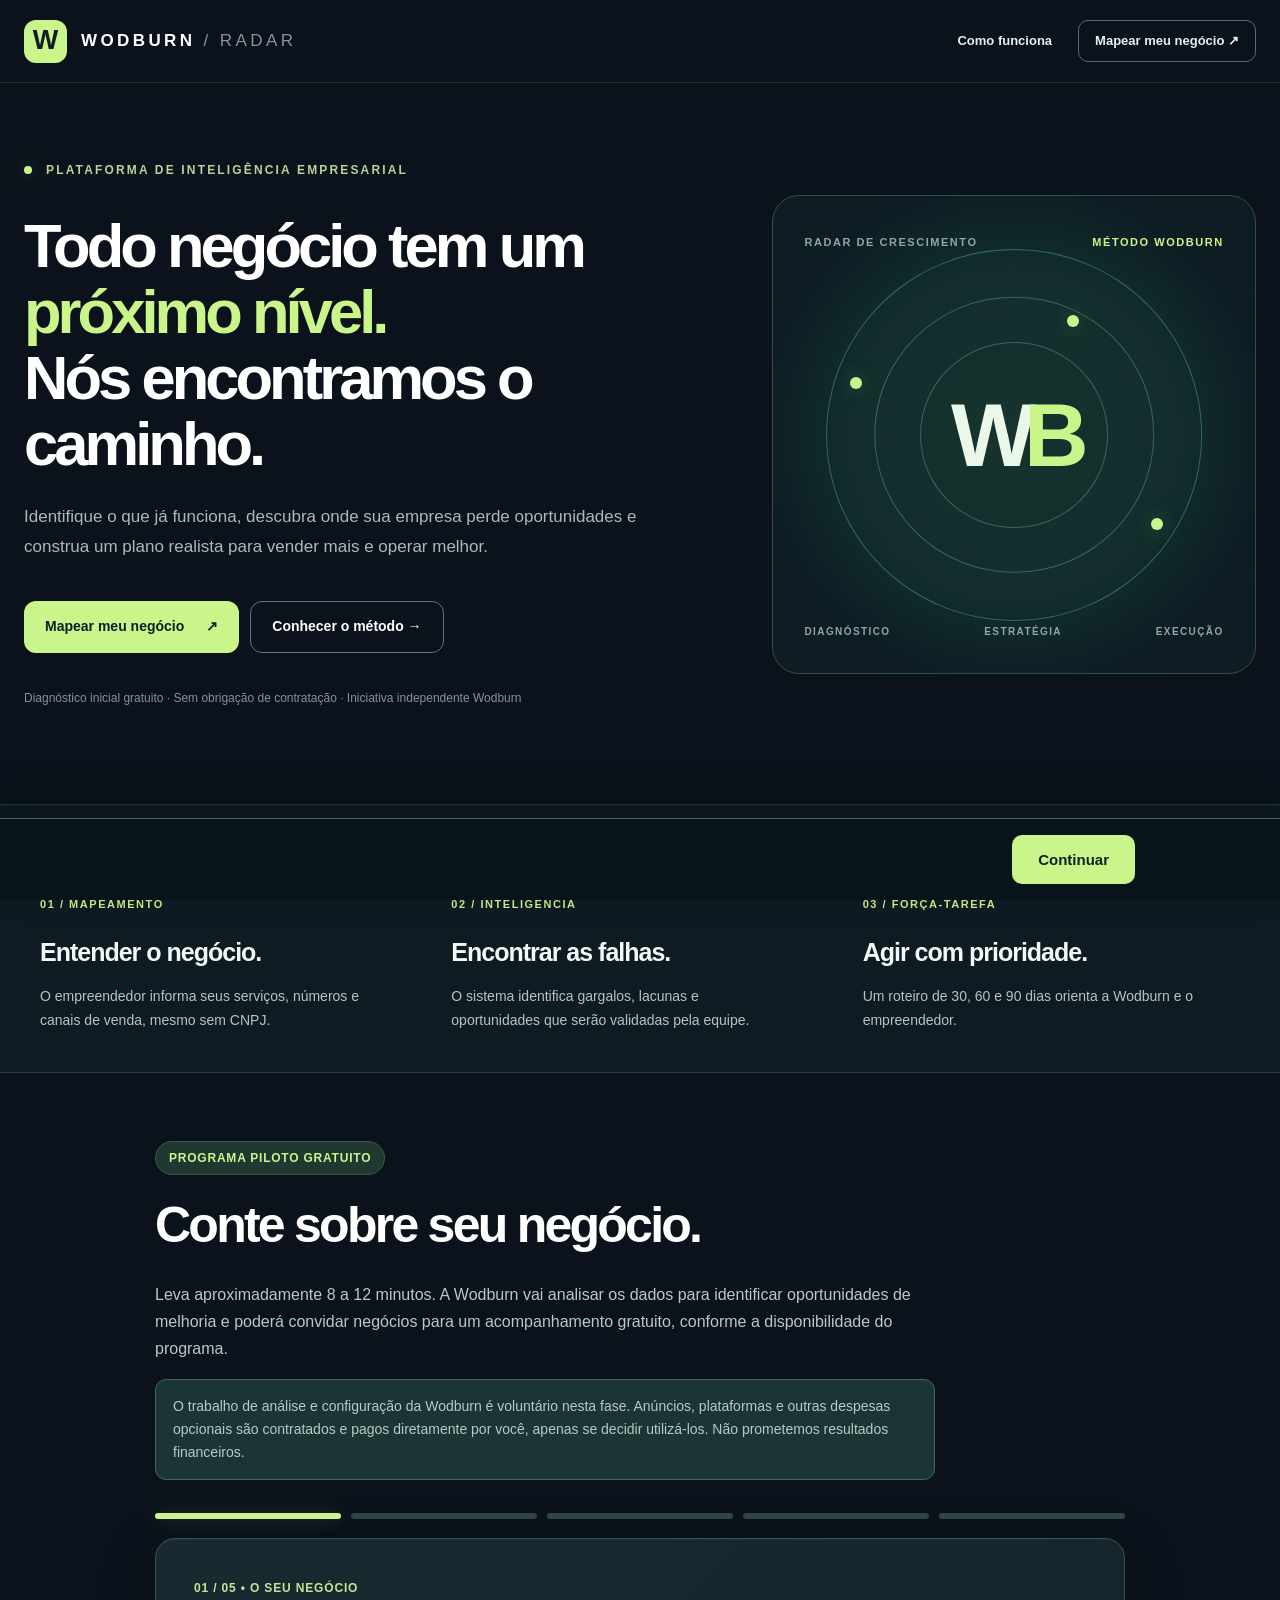
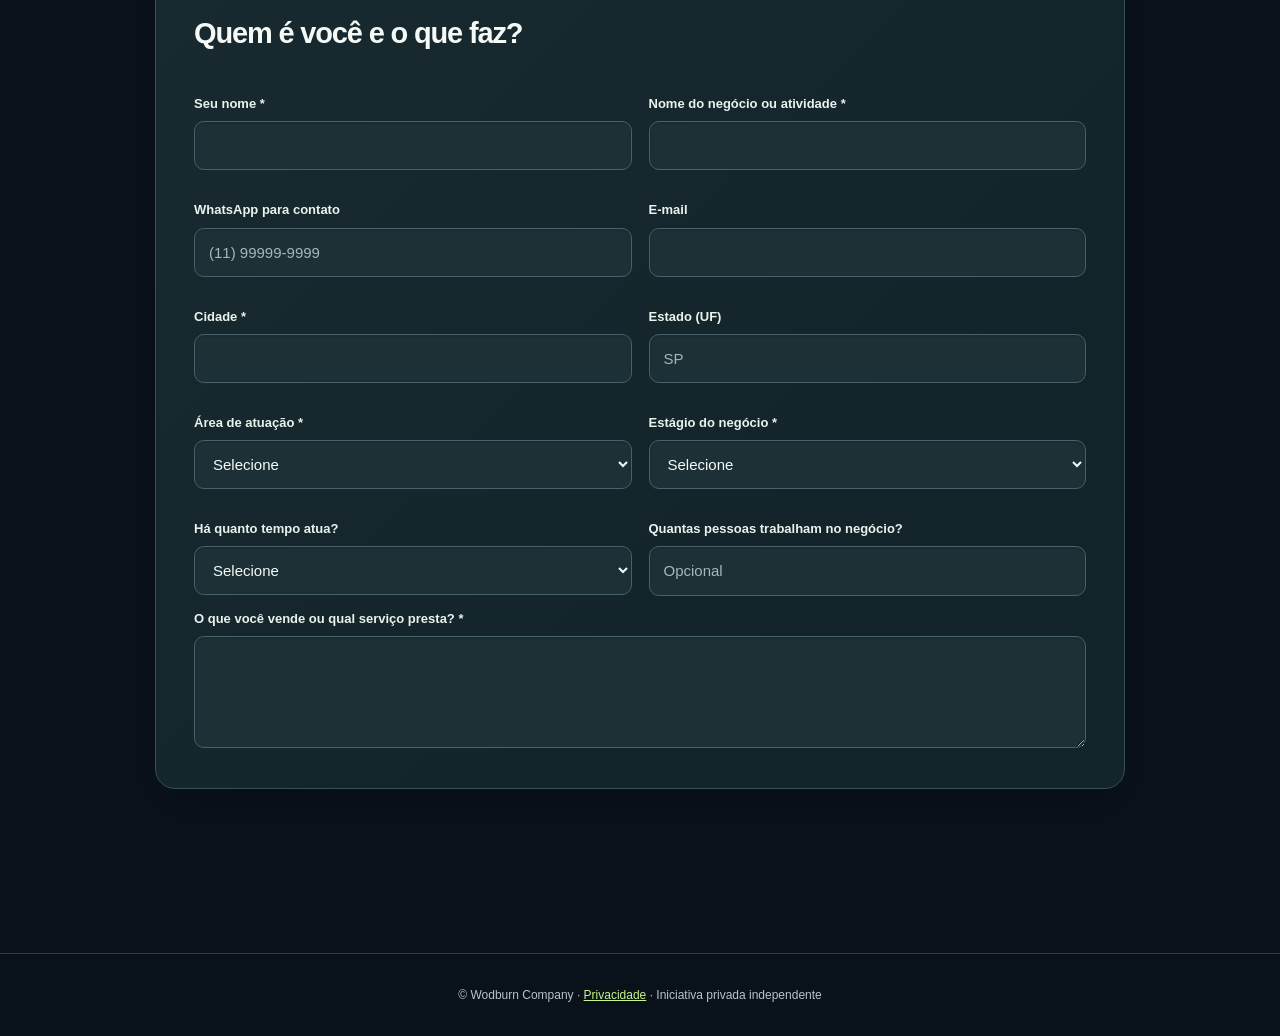
<file: index.html>
<!doctype html><html lang="pt-BR"><head><meta charset="utf-8"><meta name="viewport" content="width=device-width,initial-scale=1"><meta name="theme-color" content="#092b28"><meta name="description" content="Wodburn Radar: diagnóstico empresarial gratuito e inscrição no programa piloto voluntário de melhorias para pequenos negócios."><meta property="og:type" content="website"><meta property="og:locale" content="pt_BR"><meta property="og:site_name" content="Wodburn Radar"><meta property="og:title" content="Wodburn Radar — Vamos encontrar o próximo nível do seu negócio"><meta property="og:description" content="Mapeie seu negócio gratuitamente. Conheça oportunidades de melhorias e inscreva-se para possível acompanhamento voluntário da Wodburn."><meta property="og:url" content="https://radar.wodburn.com.br/"><meta name="twitter:card" content="summary"><meta name="robots" content="noindex,nofollow"><title>Wodburn Radar — Diagnóstico de Negócios</title><style>*{box-sizing:border-box}body{margin:0;background:#f4f5f4;color:#0c1822;font:15px/1.55 Arial,sans-serif}header{padding:23px max(20px,calc((100vw - 1050px)/2));background:#08141b;color:#fff;display:flex;justify-content:space-between;align-items:center;gap:14px}header b{letter-spacing:3px}header small{color:#c2f484}a{color:inherit}main{max-width:1050px;margin:44px auto;padding:0 20px}.hero{max-width:720px}h1{font-size:clamp(32px,5vw,54px);letter-spacing:-2px;line-height:1.06;margin:0 0 15px}h2{font-size:24px;margin-top:8px;letter-spacing:-.7px}p{color:#596772}.hero p{font-size:18px}.panel{background:white;border:1px solid #e0e7e6;border-radius:18px;padding:25px;margin:22px 0;box-shadow:0 7px 30px #06121c08}.grid{display:grid;grid-template-columns:repeat(2,1fr);gap:17px}label{display:block;font-weight:700;margin:13px 0 5px;font-size:13px}input,select,textarea{display:block;width:100%;padding:12px;border:1px solid #cdd8dc;border-radius:10px;background:white;color:#0c1822;font:inherit;min-height:46px}textarea{min-height:90px;resize:vertical}.checks{display:grid;grid-template-columns:repeat(2,1fr);gap:8px}.checks label,.consent label{display:flex;align-items:flex-start;gap:8px;margin:8px 0;font-weight:400}.checks input,.consent input{width:auto;min-height:0;margin:5px 0}.cap{display:grid;grid-template-columns:1fr auto;align-items:center;gap:12px;padding:7px 0;border-bottom:1px solid #e9eeee}.cap select{width:165px}.subtle{font-size:12px;color:#77828a}.btn{border:0;background:#c9f58b;color:#071417;border-radius:10px;padding:14px 22px;font-weight:800;cursor:pointer;font:inherit}.btn.dark{background:#0d2430;color:#fff}.btn:disabled{opacity:.55;cursor:not-allowed}.row{display:flex;justify-content:space-between;gap:16px;align-items:center}.steps{display:flex;gap:7px;margin:22px 0}.steps span{height:5px;background:#d6dedc;flex:1;border-radius:12px}.steps .on{background:#6baf36}.hide{display:none}.alert{padding:12px 16px;background:#faebde;border-radius:10px;margin-top:15px}.ok{background:#e2f5cf}.pill{display:inline-block;background:#e4ebeb;border-radius:40px;padding:3px 10px;font-size:12px}.metrics{display:grid;grid-template-columns:repeat(4,1fr);gap:12px}.metric{border:1px solid #e3e9e7;border-radius:12px;padding:16px;background:#fff}.metric strong{display:block;font-size:28px}table{width:100%;border-collapse:collapse}th,td{padding:12px 8px;border-bottom:1px solid #e3e9e7;text-align:left;font-size:13px}tr{cursor:pointer}th{color:#65717b}footer{text-align:center;color:#77828a;padding:30px 12px;font-size:12px}@media(max-width:700px){.grid,.checks,.metrics{grid-template-columns:1fr}.cap{grid-template-columns:1fr}.cap select{width:100%}header{padding:17px 20px}.panel{padding:18px}}
/* AgencyWB refinement */
body{background:#f1f5f3;color:#09211d;font-family:Inter,-apple-system,BlinkMacSystemFont,"Segoe UI",Arial,sans-serif}header{background:#092b28}header b{letter-spacing:.19em}.panel{box-shadow:0 12px 36px rgba(9,42,29,.045);border-color:#dbe8e1}input:focus,textarea:focus,select:focus{outline:2px solid #84b766;outline-offset:1px}.btn{background:#bfea8a;font-weight:800}.btn.dark{background:#103c34}.btn:hover{filter:brightness(.95)}.hero p{color:#566b62}@media(max-width:700px){header{padding:19px 18px}main{margin-top:25px}.hero p{font-size:16px}.panel{padding:20px}h1{letter-spacing:-1.5px}}

/* Public-facing premium Wodburn Radar landing */
html{scroll-behavior:smooth}body{background:#f4f6f5}.wb-header{max-width:none;min-height:83px;background:#0b121b;display:flex;align-items:center;justify-content:space-between;padding:15px max(24px,calc((100vw - 1250px)/2));border-bottom:1px solid #253035;gap:20px}.wb-brand{display:flex;align-items:center;gap:14px;color:white;text-decoration:none;font-size:17px;letter-spacing:.2em;font-weight:800;white-space:nowrap}.wb-logo{background:#c9f58b;color:#111d22;border-radius:12px;width:43px;height:43px;display:grid;place-items:center;font-size:27px;letter-spacing:0}.wb-brand-slash{color:#89939b;font-weight:400}.wb-nav{display:flex;align-items:center;gap:26px}.wb-nav a{color:#e8eeee;text-decoration:none;font-size:13px;font-weight:650}.wb-nav .wb-nav-cta{padding:10px 16px;border:1px solid #5e6971;border-radius:10px}.wb-hero{background:#0b121b;color:white;overflow:hidden}.wb-hero-inner{width:min(1250px,calc(100% - 48px));margin:auto;display:grid;grid-template-columns:1.18fr .82fr;align-items:center;gap:52px;padding:78px 0 96px}.wb-kicker{color:#b3d59b;font-size:12px;letter-spacing:.18em;font-weight:800;display:flex;align-items:center;gap:14px}.wb-dot{width:8px;height:8px;border-radius:100%;background:#c9f58b;box-shadow:0 0 18px #c9f58b55}.wb-hero-copy h1{color:#fff;font-size:clamp(43px,4.8vw,76px);letter-spacing:-.064em;line-height:1.075;font-weight:790;max-width:760px;margin:33px 0 25px}.wb-hero-copy h1 em{color:#c9f58b;font-style:normal}.wb-hero-copy p{color:#adb8bd;line-height:1.8;font-size:17px;max-width:650px}.wb-actions{display:flex;flex-wrap:wrap;gap:11px;margin:38px 0 32px}.wb-actions a{min-height:52px;padding:13px 21px;border-radius:12px;text-decoration:none;font-size:14px;font-weight:750;display:inline-flex;align-items:center;justify-content:space-between;gap:22px;transition:transform .15s}.wb-actions a:hover{transform:translateY(-2px)}.wb-primary{background:#c9f58b;color:#0e1e20}.wb-outline{border:1px solid #607179;color:white}.wb-hero-copy>small{font-size:12px;color:#80939e;line-height:1.7}.wb-radar-wrap{min-width:0}.wb-radar{position:relative;aspect-ratio:1.01;border:1px solid #31504b;border-radius:27px;background:radial-gradient(circle at center,#17332f 0%,#122d2c 50%,#0d1c24 75%,#101b22 100%);overflow:hidden}.wb-radar-top,.wb-radar-bottom{position:absolute;display:flex;align-items:center;justify-content:space-between;left:6.5%;right:6.5%;color:#8da7a5;font-size:11px;letter-spacing:.14em;font-weight:800;z-index:3}.wb-radar-top{top:8%}.wb-radar-top span:last-child{color:#c9f58b}.wb-radar-bottom{bottom:7%;gap:7px;font-size:10px}.wb-ring{position:absolute;border-radius:50%;border:1px solid #33695b;top:50%;left:50%;transform:translate(-50%,-50%)}.wb-ring-a{width:78%;height:78%}.wb-ring-b{width:58%;height:58%}.wb-ring-c{width:39%;height:39%}.wb-radar-center{position:absolute;top:50%;left:50%;transform:translate(-50%,-50%);font-size:clamp(60px,7vw,115px);font-weight:850;letter-spacing:-.13em;color:#ebf8e9}.wb-radar-center span{color:#c9f58b}.wb-point{width:12px;height:12px;border-radius:50%;background:#c9f58b;box-shadow:0 0 20px #aef57b44;position:absolute;z-index:2}.wb-point-a{left:16%;top:38%}.wb-point-b{left:61%;top:25%}.wb-point-c{right:19%;bottom:30%}.wb-steps{background:#f4f6f5}.wb-steps-inner{width:min(1200px,calc(100% - 48px));margin:auto;display:grid;grid-template-columns:repeat(3,minmax(0,1fr));gap:34px;padding:66px 0 25px}.wb-steps article{padding-top:18px;border-top:2px solid #cfd9d7}.wb-steps article small{letter-spacing:.14em;font-size:11px;color:#687982;font-weight:800}.wb-steps article h3{font-size:25px;letter-spacing:-.04em;margin:18px 0 12px;color:#10202a}.wb-steps article p{font-size:14px;line-height:1.7;max-width:340px}main#formulario{width:min(100%,1010px);max-width:1010px;margin:45px auto 0;padding:0 20px 50px;scroll-margin-top:20px}.wb-form-heading{max-width:840px}.wb-form-heading h2{font-size:clamp(32px,4.2vw,50px);letter-spacing:-.055em;margin:12px 0 15px}.wb-form-heading p{font-size:16px;line-height:1.7}.panel{border-color:#dae4df;box-shadow:0 10px 30px #18342a09}.btn{background:#c9f58b}.btn.dark{background:#102b2d}.btn:hover{filter:brightness(.97)}footer{background:#0b121b;color:#9ba7af;padding:32px 24px;text-align:center}footer a{color:#b5d2ad}a:focus-visible,button:focus-visible,input:focus-visible,select:focus-visible,textarea:focus-visible{outline:3px solid #66a846;outline-offset:3px}@media(max-width:1000px){.wb-hero-inner{grid-template-columns:1fr;padding:56px 0 75px;gap:50px}.wb-radar-wrap{max-width:570px}.wb-hero-copy h1{font-size:clamp(42px,7vw,70px)}.wb-steps-inner{gap:18px}.wb-steps article h3{font-size:22px}}@media(max-width:700px){.wb-header{min-height:72px;padding:12px 18px}.wb-brand{font-size:13px;letter-spacing:.15em}.wb-logo{width:36px;height:36px;font-size:24px}.wb-nav{gap:0}.wb-nav>a:first-child{display:none}.wb-nav .wb-nav-cta{font-size:11px;padding:9px 10px;white-space:nowrap}.wb-hero-inner{width:calc(100% - 40px);padding:60px 0 58px}.wb-kicker{font-size:10px;letter-spacing:.12em}.wb-hero-copy h1{font-size:clamp(39px,9.2vw,58px);line-height:1.08;letter-spacing:-.055em;margin:26px 0}.wb-hero-copy p{font-size:15px;line-height:1.65}.wb-actions{margin:30px 0}.wb-actions a{width:100%;font-size:14px}.wb-radar-wrap{max-width:100%}.wb-radar-top,.wb-radar-bottom{font-size:9px}.wb-radar-center{font-size:clamp(75px,20vw,120px)}.wb-steps-inner{grid-template-columns:1fr;gap:22px;padding:48px 0 10px}.wb-steps article{padding-top:16px}.wb-steps article h3{font-size:24px;margin:14px 0 8px}.wb-steps article p{font-size:14px}main#formulario{margin:30px auto 0;padding:0 13px 34px}.wb-form-heading{padding:0 6px}.wb-form-heading h2{font-size:36px}.wb-form-heading p{font-size:15px}.grid{grid-template-columns:1fr}.checks{grid-template-columns:1fr}.panel{padding:18px}.wb-brand-slash{letter-spacing:.05em}}

/* WODBURN RADAR — formulário premium dark / contraste elevado (v2) */
:root{color-scheme:dark;--wr-bg:#0b121b;--wr-panel:#15242b;--wr-control:#1c3035;--wr-line:#345057;--wr-accent:#c9f58b;--wr-text:#f5faf7;--wr-muted:#b3c5c6}
body{background:var(--wr-bg);color:var(--wr-text)}
.wb-steps{background:#0f1b23;border-top:1px solid #233b3f;border-bottom:1px solid #233b3f}
.wb-steps article{border-top-color:#36534c}
.wb-steps article small{color:#c9f58b}
.wb-steps article h3{color:#f2f8f5}
.wb-steps article p{color:#b4c4c6}
main#formulario{background:transparent;padding-top:23px;padding-bottom:95px}
main#formulario .wb-form-heading{max-width:780px}
main#formulario .wb-form-heading h2{color:#fff;font-weight:790}
main#formulario .wb-form-heading p{color:#b9c9c7}
main#formulario .pill{background:#203831;color:#c9f58b;border:1px solid #385b47;letter-spacing:.065em;padding:7px 13px;font-weight:750}
main#formulario #f>.steps{margin:33px 0 19px;gap:10px}
main#formulario .steps span{height:6px;background:#304448;border-radius:40px;transition:background-color .2s}
main#formulario .steps span.on{background:var(--wr-accent);box-shadow:0 0 18px #c9f58b33}
main#formulario .panel{background:linear-gradient(135deg,#182a30 0%,#13232a 74%,#14242b 100%);color:var(--wr-text);border:1px solid #355057;border-radius:20px;padding:36px 38px 40px;box-shadow:0 15px 55px #0000003d,inset 0 1px 0 #ffffff0a;margin:0 0 19px}
main#formulario .panel>small{color:#bde994;display:inline-block;font-size:12px;letter-spacing:.07em;font-weight:750}
main#formulario .panel h2{color:#f5faf6;font-size:clamp(23px,3vw,29px);letter-spacing:-.04em;margin:13px 0 25px;font-weight:775}
main#formulario .panel p,main#formulario .panel .subtle{color:#b6c8c6;line-height:1.7}
main#formulario .panel label{color:#e9f3ed;font-size:13px;font-weight:690;margin:13px 0 7px}
main#formulario input:not([type=checkbox]),main#formulario select,main#formulario textarea{background:var(--wr-control);color:#f7fbf9;border:1px solid #496168;border-radius:10px;min-height:49px;padding:12px 14px;box-shadow:inset 0 1px 2px #0712142c}
main#formulario textarea{min-height:112px}
main#formulario input::placeholder,main#formulario textarea::placeholder{color:#a3b8ba;opacity:1}
main#formulario input:focus,main#formulario select:focus,main#formulario textarea:focus{outline:none;border-color:#c9f58b;box-shadow:0 0 0 3px #c9f58b26}
main#formulario input[type=checkbox]{accent-color:#c9f58b;background:#24393e;width:17px;height:17px;margin:3px 0 0;flex-shrink:0}
main#formulario select option{background:#1c3035;color:#fff}
main#formulario .cap{border-bottom:1px solid #344b52;padding:12px 0;gap:15px;color:#eaf3ef}
main#formulario .cap span{color:#eaf3ef;font-weight:600}
main#formulario .cap select{max-width:245px;width:100%}
main#formulario .checks{gap:10px;margin-top:15px}
main#formulario .checks label{background:#1d3339;padding:11px 13px;border:1px solid #3e5558;border-radius:11px;display:flex;align-items:center;margin:0;color:#e9f1ef;cursor:pointer;font-weight:550}
main#formulario .checks label:has(input:checked){border-color:#a9e581;background:#274634}
main#formulario .consent{border-top:1px solid #345057;padding-top:16px;margin-top:18px}
main#formulario .consent label{font-weight:520;color:#d2dfdc}
main#formulario .consent a{color:#c9f58b;text-decoration:underline;text-underline-offset:3px}
main#formulario .row{padding-top:10px}
main#formulario .btn{min-height:51px;padding:13px 26px;font-weight:800;box-shadow:0 8px 26px #060c1033}
main#formulario .btn:not(.dark){background:#c9f58b;color:#10221e}
main#formulario .btn.dark{background:#23383d;color:#f3faf6;border:1px solid #5d7374}
main#formulario .btn:focus-visible{outline:3px solid #c9f58b;outline-offset:3px}
main#formulario .alert{background:#402f27;color:#ffe7cf;border:1px solid #d29a70;border-radius:12px}
main#formulario .ok{background:#22442f;color:#e7fae8;border:1px solid #4b8b5a}
footer{border-top:1px solid #2b3e43;background:#09121a;color:#b6c5c8}
footer a{color:#c9f58b}
@media(max-width:700px){
 main#formulario{padding-top:10px;padding-bottom:64px}
 main#formulario .panel{padding:23px 19px 29px;border-radius:17px}
 main#formulario .panel h2{margin-bottom:18px;font-size:24px}
 main#formulario .grid{gap:8px}
 main#formulario .cap{grid-template-columns:1fr;gap:8px}
 main#formulario .cap select{max-width:none}
 main#formulario .checks{grid-template-columns:1fr 1fr;gap:9px}
 main#formulario .checks label{padding:10px;font-size:12px}
 main#formulario .row{gap:10px}
 main#formulario .btn{padding:12px 17px}
}
@media(max-width:385px){
 main#formulario .checks{grid-template-columns:1fr}
 main#formulario .row .btn{padding:12px;font-size:13px}
}

.wb-enhanced{border:1px solid #38555a;border-radius:15px;background:#12242aa8;padding:22px;margin:25px 0 7px}.wb-enhanced h3{font-size:19px;color:#c9f58b;margin:0 0 13px}.wb-enhanced label{margin:14px 0 6px}.wb-enhanced .checks{margin:14px 0}.wb-enhanced .checks label{margin:0}.wb-niche{border-top:1px solid #38555a;margin:20px 0 0;padding-top:16px}#formulario .wb-enhanced select{max-width:100%;width:100%}@media(max-width:700px){.wb-enhanced{padding:16px 13px}.wb-enhanced h3{font-size:17px}.wb-enhanced .checks{grid-template-columns:1fr}}
#formulario #steps{scroll-margin-top:18px}#formulario .panel h2:focus{outline:none}
/* Navegacao visivel em todas as etapas, inclusive formularios longos no celular */
#formulario #f>.row{
  position:fixed;
  z-index:100;
  bottom:0;
  left:0;
  right:0;
  min-height:82px;
  margin:0;
  padding:12px max(20px,calc((100vw - 990px)/2)) calc(12px + env(safe-area-inset-bottom,0px));
  background:rgba(10,20,27,.96);
  border-top:1px solid #426066;
  box-shadow:0 -15px 35px rgba(4,13,19,.38);
  -webkit-backdrop-filter:blur(12px);
  backdrop-filter:blur(12px);
  align-items:center;
  justify-content:space-between;
  gap:12px;
}
#formulario #f>.row>span{flex:1}
#formulario #f>.row .btn{
  white-space:nowrap;
  min-height:48px;
  width:auto;
  box-shadow:none;
}
main#formulario{padding-bottom:145px}
#formulario .steps{scroll-margin-top:22px}
@media(max-width:700px){
  #formulario #f>.row{min-height:74px;padding:11px 16px calc(11px + env(safe-area-inset-bottom,0px))}
  #formulario #f>.row .btn{font-size:14px;padding:13px 16px}
  #formulario #f>.row>span{flex:1}
  main#formulario{padding-bottom:125px}
}
@media(max-width:360px){
  #formulario #f>.row{padding-left:10px;padding-right:10px;gap:6px}
  #formulario #f>.row .btn{font-size:13px;padding:12px 12px}
}

main#formulario .wb-pilot-note{background:#1b3434;color:#d9f2e3;border:1px solid #416859;border-radius:11px;padding:15px 17px;margin-top:14px;font-size:14px;line-height:1.65}
</style></head><body><header class="wb-header"><a href="./" class="wb-brand"><span class="wb-logo">W</span><span>WODBURN <span class="wb-brand-slash">/ RADAR</span></span></a><nav class="wb-nav"><a href="#metodo">Como funciona</a><a href="#formulario" class="wb-nav-cta">Mapear meu negócio ↗</a></nav></header><section class="wb-hero"><div class="wb-hero-inner"><div class="wb-hero-copy"><div class="wb-kicker"><span class="wb-dot"></span> PLATAFORMA DE INTELIGÊNCIA EMPRESARIAL</div><h1>Todo negócio tem um <em>próximo nível.</em><br>Nós encontramos o caminho.</h1><p>Identifique o que já funciona, descubra onde sua empresa perde oportunidades e construa um plano realista para vender mais e operar melhor.</p><div class="wb-actions"><a class="wb-primary" href="#formulario">Mapear meu negócio <span aria-hidden="true">↗</span></a><a class="wb-outline" href="#metodo">Conhecer o método →</a></div><small>Diagnóstico inicial gratuito · Sem obrigação de contratação · Iniciativa independente Wodburn</small></div><div class="wb-radar-wrap"><div class="wb-radar"><div class="wb-radar-top"><span>RADAR DE CRESCIMENTO</span><span>MÉTODO WODBURN</span></div><div class="wb-ring wb-ring-a"></div><div class="wb-ring wb-ring-b"></div><div class="wb-ring wb-ring-c"></div><div class="wb-point wb-point-a"></div><div class="wb-point wb-point-b"></div><div class="wb-point wb-point-c"></div><div class="wb-radar-center" aria-label="WB — Wodburn">W<span>B</span></div><div class="wb-radar-bottom">DIAGNÓSTICO <span>ESTRATÉGIA</span> EXECUÇÃO</div></div></div></div></section><section class="wb-steps" id="metodo"><div class="wb-steps-inner"><article><small>01 / MAPEAMENTO</small><h3>Entender o negócio.</h3><p>O empreendedor informa seus serviços, números e canais de venda, mesmo sem CNPJ.</p></article><article><small>02 / INTELIGÊNCIA</small><h3>Encontrar as falhas.</h3><p>O sistema identifica gargalos, lacunas e oportunidades que serão validadas pela equipe.</p></article><article><small>03 / FORÇA-TAREFA</small><h3>Agir com prioridade.</h3><p>Um roteiro de 30, 60 e 90 dias orienta a Wodburn e o empreendedor.</p></article></div></section><main id="formulario"><div class="hero wb-form-heading"><span class="pill">PROGRAMA PILOTO GRATUITO</span><h2>Conte sobre seu negócio.</h2><p>Leva aproximadamente 8 a 12 minutos. A Wodburn vai analisar os dados para identificar oportunidades de melhoria e poderá convidar negócios para um acompanhamento gratuito, conforme a disponibilidade do programa.</p><p class="wb-pilot-note">O trabalho de análise e configuração da Wodburn é voluntário nesta fase. Anúncios, plataformas e outras despesas opcionais são contratados e pagos diretamente por você, apenas se decidir utilizá-los. Não prometemos resultados financeiros.</p></div><form id="f"><div class="steps" id="steps"><span class="on"></span><span></span><span></span><span></span><span></span></div>
<section class="panel" data-step="0"><small>01 / 05 • O SEU NEGÓCIO</small><h2>Quem é você e o que faz?</h2><div class="grid"><div><label>Seu nome *</label><input name="contact_name" required maxlength="120"></div><div><label>Nome do negócio ou atividade *</label><input name="company" required maxlength="160"></div><div><label>WhatsApp para contato</label><input name="phone" type="tel" maxlength="36" placeholder="(11) 99999-9999"></div><div><label>E-mail</label><input name="email" type="email" maxlength="160"></div><div><label>Cidade *</label><input name="city" required maxlength="100"></div><div><label>Estado (UF)</label><input name="state" maxlength="2" placeholder="SP"></div><div><label>Área de atuação *</label><select name="segment" required><option value="">Selecione</option><option>Alimentação</option><option>Beleza e estética</option><option>Construção e manutenção</option><option>Comércio</option><option>Saúde e bem-estar</option><option>Educação</option><option>Serviços profissionais</option><option>Tecnologia</option><option>Turismo e eventos</option><option>Outros</option></select></div><div><label>Estágio do negócio *</label><select name="stage" required><option value="">Selecione</option><option>Ideia / começando</option><option>Já vendo, mas irregularmente</option><option>Operação estável</option><option>Em expansão</option></select></div><div><label>Há quanto tempo atua?</label><select name="years_active"><option value="">Selecione</option><option>Menos de 1 ano</option><option>1 a 3 anos</option><option>3 a 5 anos</option><option>Mais de 5 anos</option></select></div><div><label>Quantas pessoas trabalham no negócio?</label><input name="team_size" type="number" min="1" placeholder="Opcional"></div></div><label>O que você vende ou qual serviço presta? *</label><textarea name="offering" required minlength="6" maxlength="1500"></textarea></section>
<section class="panel hide" data-step="1"><small>02 / 05 • MARKETING E ANÚNCIOS</small><h2>Como seu negócio é divulgado?</h2><p>Marque os canais que já utiliza.</p><div class="checks"><label><input type="checkbox" name="channel" value="Indicação">Indicação</label><label><input type="checkbox" name="channel" value="Instagram">Instagram</label><label><input type="checkbox" name="channel" value="WhatsApp">WhatsApp</label><label><input type="checkbox" name="channel" value="Google">Google</label><label><input type="checkbox" name="channel" value="Site">Site</label><label><input type="checkbox" name="channel" value="Anúncios">Anúncios</label><label><input type="checkbox" name="channel" value="Marketplace">Marketplace</label><label><input type="checkbox" name="channel" value="Presencial">Presencial</label><label><input type="checkbox" name="channel" value="Outros">Outros</label></div><div class="grid"><div><label>Clientes atendidos por mês</label><input name="monthly_clients" type="number" min="0" placeholder="Opcional"></div><div><label>Valor médio de venda (R$)</label><input name="ticket_average" type="number" min="0" step="0.01" placeholder="Opcional"></div><div><label>Faturamento médio mensal (R$)</label><input name="monthly_revenue" type="number" min="0" step="0.01" placeholder="Opcional"></div><div><label>Custos e despesas mensais (R$)</label><input name="monthly_costs" type="number" min="0" step="0.01" placeholder="Opcional"></div></div><p class="subtle">Os valores financeiros são opcionais e confidenciais. Só serão usados para uma análise preliminar; faturamento não é lucro.</p><div class="wb-enhanced"><h3>Onde você investe em divulgação?</h3>
<label>Você já pagou para anunciar ou impulsionar publicações?</label><select name="ads_mode" id="ads_mode"><option value="nao">Não, nunca</option><option value="impulsionar">Sim, pelo botão Impulsionar</option><option value="gerenciador">Sim, em plataformas de anúncios</option><option value="agencia">Sim, com agência ou gestor</option><option value="parei">Já anunciei, mas parei</option></select>
<div id="ads_details" class="hide"><label>Quais plataformas utiliza ou já utilizou?</label><div class="checks"><label><input type="checkbox" name="ads_platform" value="Instagram Ads">Instagram Ads</label><label><input type="checkbox" name="ads_platform" value="Facebook Ads">Facebook Ads</label><label><input type="checkbox" name="ads_platform" value="Google Ads">Google Ads</label><label><input type="checkbox" name="ads_platform" value="TikTok Ads">TikTok Ads</label><label><input type="checkbox" name="ads_platform" value="YouTube Ads">YouTube Ads</label><label><input type="checkbox" name="ads_platform" value="LinkedIn Ads">LinkedIn Ads</label><label><input type="checkbox" name="ads_platform" value="Mercado Livre Ads">Mercado Livre Ads</label><label><input type="checkbox" name="ads_platform" value="Shopee Ads">Shopee Ads</label><label><input type="checkbox" name="ads_platform" value="iFood Ads">iFood Ads</label><label><input type="checkbox" name="ads_platform" value="Outros">Outros</label></div><div class="grid"><div><label>Quanto investe por mês em anúncios? (R$)</label><input type="number" min="0" step="0.01" name="ads_spend" placeholder="Opcional"></div><div><label>Você mede quantas vendas vêm dos anúncios?</label><select name="ads_tracking"><option value="">Não sei informar</option><option value="sim">Sim</option><option value="parcial">Parcialmente</option><option value="nao">Não</option></select></div></div><label>Qual dificuldade encontra nos anúncios?</label><select name="ads_issue"><option value="">Selecione (opcional)</option><option value="custo">Custo elevado</option><option value="resultados">Poucos contatos</option><option value="conversao">Poucas vendas</option><option value="mensuracao">Não sei medir o retorno</option><option value="tempo">Falta de tempo ou conhecimento</option><option value="nenhum">Nenhuma no momento</option></select></div></div></section>
<section class="panel hide" data-step="2"><small>03 / 05 • VENDAS E ATENDIMENTO</small><h2>Como acontece a venda?</h2><p>Se não conhece algum número, pode deixar em branco. Informe a quantidade de <b>contatos novos</b> e quantos <b>viraram vendas a partir desses contatos</b> no mesmo mês, não o total de vendas da empresa.</p>
<div class="grid">
<div><label>Quantos interessados entram em contato por mês?</label><input name="monthly_leads" type="number" min="0" placeholder="Opcional"></div><div><label>Quantos desses contatos compram por mês?</label><input name="monthly_sales" type="number" min="0" placeholder="Opcional"></div>
<div><label>Quanto tempo demora para responder um cliente?</label><select name="response_time"><option value="">Não sei informar</option><option value="ate15">Até 15 minutos</option><option value="ate1h">Até 1 hora</option><option value="mesmodia">No mesmo dia</option><option value="diaseguinte">No dia seguinte ou mais</option><option value="variavel">Muito variável</option></select></div>
<div><label>Você retorna aos orçamentos que não foram aprovados?</label><select name="follow_up"><option value="">Não sei informar</option><option value="sempre">Sim, sempre</option><option value="asvezes">Às vezes</option><option value="nunca">Não</option><option value="naoaplica">Não utilizo orçamentos</option></select></div>
<div><label>Seus clientes costumam comprar novamente?</label><select name="repeat_customers"><option value="">Não sei informar</option><option value="frequente">Frequentemente</option><option value="asvezes">Às vezes</option><option value="raramente">Raramente</option><option value="naoaplica">Não se aplica</option></select></div>
<div><label>Como registra propostas e contatos?</label><select name="sales_system"><option value="">Selecione</option><option value="crm">Sistema ou CRM</option><option value="planilha">Planilha</option><option value="whatsapp">Somente WhatsApp</option><option value="caderno">Anotações</option><option value="memoria">Não tenho controle</option></select></div></div>
<label>Maior dificuldade para fechar vendas</label><textarea name="sales_challenge" maxlength="1000" placeholder="Ex.: pedem orçamento, mas não retornam..."></textarea></section>
<section class="panel hide" data-step="3"><small>04 / 05 • GESTÃO E ESTRUTURA</small><h2>O que você já tem funcionando?</h2><p>Marque a situação real de cada área.</p><div class="cap"><span>Google Meu Negócio</span><select name="cap_google" required><option value="">Selecione</option><option value="funciona">Já funciona</option><option value="parcial">Existe, mas precisa melhorar</option><option value="ausente">Ainda não tem</option></select></div><div class="cap"><span>WhatsApp Business</span><select name="cap_whatsapp" required><option value="">Selecione</option><option value="funciona">Já funciona</option><option value="parcial">Existe, mas precisa melhorar</option><option value="ausente">Ainda não tem</option></select></div><div class="cap"><span>Redes sociais</span><select name="cap_social" required><option value="">Selecione</option><option value="funciona">Já funciona</option><option value="parcial">Existe, mas precisa melhorar</option><option value="ausente">Ainda não tem</option></select></div><div class="cap"><span>Site ou landing page</span><select name="cap_site" required><option value="">Selecione</option><option value="funciona">Já funciona</option><option value="parcial">Existe, mas precisa melhorar</option><option value="ausente">Ainda não tem</option></select></div><div class="cap"><span>Funil comercial</span><select name="cap_crm" required><option value="">Selecione</option><option value="funciona">Já funciona</option><option value="parcial">Existe, mas precisa melhorar</option><option value="ausente">Ainda não tem</option></select></div><div class="cap"><span>Indicadores de negócio</span><select name="cap_metrics" required><option value="">Selecione</option><option value="funciona">Já funciona</option><option value="parcial">Existe, mas precisa melhorar</option><option value="ausente">Ainda não tem</option></select></div><div class="cap"><span>Fidelização</span><select name="cap_retention" required><option value="">Selecione</option><option value="funciona">Já funciona</option><option value="parcial">Existe, mas precisa melhorar</option><option value="ausente">Ainda não tem</option></select></div><div class="cap"><span>Operação</span><select name="cap_operations" required><option value="">Selecione</option><option value="funciona">Já funciona</option><option value="parcial">Existe, mas precisa melhorar</option><option value="ausente">Ainda não tem</option></select></div><div class="wb-enhanced"><h3>Financeiro e capacidade operacional</h3><div class="grid">
<div><label>Você conhece a margem de lucro de seus serviços?</label><select name="margin_known"><option value="">Não sei informar</option><option value="sim">Sim</option><option value="aprox">Aproximadamente</option><option value="nao">Não</option></select></div>
<div><label>Como determina os preços?</label><select name="pricing_basis"><option value="">Selecione</option><option value="custos">Custos e margem</option><option value="concorrentes">Concorrência</option><option value="intuicao">Experiência e intuição</option><option value="tabela">Tabela de mercado</option><option value="misto">Critérios combinados</option></select></div>
<div><label>Se recebesse o dobro de pedidos, conseguiria atender?</label><select name="capacity"><option value="">Não sei informar</option><option value="sim">Sim</option><option value="ajustes">Com ajustes</option><option value="nao">Não</option></select></div>
<div><label>Maior dificuldade da operação</label><select name="operations_issue"><option value="">Selecione</option><option value="equipe">Equipe</option><option value="prazo">Prazos e atrasos</option><option value="estoque">Estoque e materiais</option><option value="qualidade">Padronização e qualidade</option><option value="processos">Processos desorganizados</option><option value="nenhuma">Nenhuma relevante</option></select></div></div></div></section>
<section class="panel hide" data-step="4"><small>05 / 05 • DESAFIOS E METAS</small><h2>O que está travando seu crescimento?</h2><div class="wb-enhanced"><h3>Seu mercado e seu cliente</h3>
<label>Quem é seu cliente ideal?</label><textarea name="ideal_customer" maxlength="700" placeholder="Ex.: moradores próximos, empresas, profissionais..."></textarea>
<label>Quem considera seu principal concorrente?</label><input name="main_competitor" maxlength="180" placeholder="Opcional">
<div class="wb-niche"><h3>Sobre seu segmento</h3><div class="grid"><div><label id="label_niche_a">Seu principal desafio no nicho</label><select name="niche_a" id="niche_a"></select></div><div><label id="label_niche_b">Como trabalha atualmente?</label><select name="niche_b" id="niche_b"></select></div></div></div>
<label>Como gostaria de participar desta iniciativa?</label><select name="interest"><option value="diagnostico">Quero receber apenas o diagnóstico inicial</option><option value="piloto">Quero ser considerado para o acompanhamento gratuito</option><option value="conhecer">Quero conhecer melhorias que posso aplicar</option><option value="depois">Talvez mais adiante</option></select><p class="subtle">A inscrição não garante seleção imediata. Não é necessário autorizar divulgação ou depoimento para receber ajuda.</p><p class="subtle">Para participar do acompanhamento, precisaremos de um canal para combinar as melhorias. O contato sobre seu diagnóstico depende da autorização específica abaixo.</p></div><label>O que está funcionando bem hoje?</label><textarea name="works" maxlength="1500" placeholder="Ex.: meus clientes voltam e indicam"></textarea><label>O que não funciona ou está trazendo problemas?</label><textarea name="fails" maxlength="1500" placeholder="Ex.: pouco movimento, propostas sem retorno"></textarea><label>Qual é seu maior gargalo?</label><textarea name="bottleneck" maxlength="1500"></textarea><label>Qual resultado você quer alcançar nos próximos 90 dias? *</label><textarea name="goal" required minlength="4" maxlength="1500"></textarea><label>Em que a Wodburn poderia ajudar?</label><textarea name="services_of_interest" maxlength="1200" placeholder="Opcional. Conte o que gostaria de melhorar."></textarea><div class="consent"><label><input type="checkbox" name="privacy_ok" required> <span>Autorizo a Wodburn a tratar meus dados para realizar este diagnóstico, organizar as informações do meu negócio e administrar meu pedido. Entendo que posso solicitar acesso, correção ou exclusão pela <a href="./privacidade.html" target="_blank" rel="noopener noreferrer">Política de Privacidade</a>. *</span></label><label><input type="checkbox" name="contact_permission"> Autorizo contato individual da Wodburn sobre meu diagnóstico.</label><label><input type="checkbox" name="marketing_opt_in"> Quero receber outras ofertas e novidades comerciais da Wodburn. (Opcional e independente)</label></div><p class="subtle">Responsável pelo tratamento: Wodburn Company. Não solicitamos informações sobre religião ou vínculo comunitário. Antes de responder, solicite à equipe a política completa de privacidade e o canal de atendimento aos titulares.</p><input name="website" tabindex="-1" autocomplete="off" aria-hidden="true" style="position:absolute;left:-9999px"></section>
<div class="row"><button type="button" class="btn dark hide" id="prev">Voltar</button><span></span><button class="btn" id="next" type="button">Continuar</button><button class="btn hide" id="send" type="submit">Enviar diagnóstico</button></div><div id="notice" aria-live="polite"></div></form></main><footer>© Wodburn Company · <a href="./privacidade.html">Privacidade</a> · Iniciativa privada independente</footer><script>
(()=>{"use strict";
const f=document.getElementById("f"),sections=[...document.querySelectorAll("[data-step]")],st=[...document.querySelectorAll("#steps span")],next=document.getElementById("next"),prev=document.getElementById("prev"),send=document.getElementById("send"),notice=document.getElementById("notice");
let step=0;
const niche={
"Alimentação":[["Onde recebe mais pedidos?",["Balcão","Delivery próprio","iFood / aplicativos","Encomendas","Misto"]],["Maior dificuldade?",["Custo de ingredientes","Taxas de aplicativos","Desperdício","Pouco movimento","Equipe"]]],
"Beleza e estética":[["Maior desafio na agenda?",["Horários vazios","Cancelamentos","Atrair clientes","Baixo retorno","Sem dificuldades"]],["Como incentiva o retorno?",["Pacotes","Lembretes","Fidelidade","Indicação","Não faço"]]],
"Construção e manutenção":[["Maior problema com orçamentos?",["Poucos pedidos","Demora para enviar","Poucas aprovações","Muitos descontos","Nenhum"]],["Maior dificuldade na execução?",["Visita técnica","Materiais","Prazos","Cobrança","Equipe"]]],
"Comércio":[["Maior problema nas vendas?",["Estoque parado","Pouco movimento","Margem apertada","Preço da concorrência","Pouca recompra"]],["Canal principal de vendas?",["Loja física","WhatsApp","Marketplace","Site","Misto"]]],
"Saúde e bem-estar":[["Maior dificuldade na agenda?",["Faltas","Horários vazios","Cancelamentos","Pouco retorno","Nenhum"]],["Como acompanha pacientes/clientes?",["Sistema","Mensagens","Agenda","Não acompanho","Não se aplica"]]],
"Educação":[["Maior desafio?",["Matrículas","Desistências","Frequência","Divulgação","Turmas"]],["Como oferece o serviço?",["Aulas particulares","Turmas","Cursos online","Mensalidade","Misto"]]],
"Serviços profissionais":[["Onde perde mais oportunidades?",["Poucos contatos","Orçamentos sem resposta","Preço","Prazo","Divulgação"]],["Forma de atendimento?",["Presencial","Remoto","Visitas","Misto","Outro"]]],
"Tecnologia":[["Maior gargalo?",["Conseguir clientes","Implementação","Suporte","Retenção","Produção"]],["Modelo de negócio?",["Projetos","Assinatura","Manutenção","Licença","Misto"]]],
"Turismo e eventos":[["O que limita reservas?",["Sazonalidade","Divulgação","Preço","Orçamentos","Capacidade"]],["Canal principal?",["Parceiros","Indicações","Redes sociais","Plataformas","Misto"]]],
"Outros":[["Onde perde oportunidades?",["Divulgação","Atendimento","Preço","Operação","Não sei"]],["Prioridade hoje?",["Novos clientes","Vender mais","Reduzir custos","Organização","Fidelização"]]]
};
const read=k=>String(new FormData(f).get(k)||"").trim();
function updateNiche(){const questions=niche[read("segment")]||niche["Outros"];["a","b"].forEach((key,i)=>{const [label,options]=questions[i],node=document.getElementById("niche_"+key);document.getElementById("label_niche_"+key).textContent=label;node.innerHTML='<option value="">Selecione (opcional)</option>'+options.map(s=>'<option value="'+s+'">'+s+'</option>').join("")})}
f.elements.segment.addEventListener("change",updateNiche);updateNiche();
function adsToggle(){document.getElementById("ads_details").classList.toggle("hide",read("ads_mode")==="nao")}f.elements.ads_mode.addEventListener("change",adsToggle);adsToggle();
function view(){sections.forEach((x,i)=>x.classList.toggle("hide",i!==step));st.forEach((x,i)=>x.classList.toggle("on",i<=step));prev.classList.toggle("hide",step===0);next.classList.toggle("hide",step===sections.length-1);send.classList.toggle("hide",step!==sections.length-1);notice.textContent="";requestAnimationFrame(()=>{const progress=document.getElementById("steps");const top=window.scrollY+progress.getBoundingClientRect().top-18;window.scrollTo({top:Math.max(0,Math.round(top)),behavior:"instant"});const heading=sections[step].querySelector("h2");if(heading){heading.setAttribute("tabindex","-1");heading.focus({preventScroll:true})}})}
function valid(){for(const x of sections[step].querySelectorAll("[required]")){if(!x.reportValidity())return false}if(step===0&&!read("phone")&&!read("email")){notice.innerHTML='<div class="alert">Informe WhatsApp ou e-mail para contato.</div>';f.elements.phone.focus();return false}if(step===2){const leads=read("monthly_leads"),sales=read("monthly_sales");if(leads!==""&&sales!==""&&Number(sales)>Number(leads)){notice.innerHTML='<div class="alert">O número de vendas vindas desses contatos não pode superar a quantidade de contatos do mesmo mês. Corrija os valores ou deixe em branco se não tiver certeza.</div>';f.elements.monthly_sales.focus();notice.scrollIntoView({behavior:"smooth",block:"nearest"});return false}}return true}
next.onclick=event=>{event.preventDefault();if(valid()){step++;view()}};prev.onclick=event=>{event.preventDefault();step=Math.max(0,step-1);view()};
f.onsubmit=async event=>{event.preventDefault();if(!valid())return;const fd=new FormData(f),tx=k=>String(fd.get(k)||"").trim(),nm=k=>tx(k)===""?null:Number(tx(k)),caps={};for(const k of ["google","whatsapp","social","site","crm","metrics","retention","operations"])caps[k]=tx("cap_"+k);
const n=niche[tx("segment")]||niche["Outros"];
const details={
ads_mode:tx("ads_mode"),ads_platforms:tx("ads_mode")==="nao"?[]:fd.getAll("ads_platform"),ads_spend:tx("ads_mode")==="nao"?null:nm("ads_spend"),ads_tracking:tx("ads_tracking"),ads_issue:tx("ads_issue"),monthly_leads:nm("monthly_leads"),monthly_sales:nm("monthly_sales"),response_time:tx("response_time"),follow_up:tx("follow_up"),repeat_customers:tx("repeat_customers"),sales_system:tx("sales_system"),sales_challenge:tx("sales_challenge"),margin_known:tx("margin_known"),pricing_basis:tx("pricing_basis"),capacity:tx("capacity"),operations_issue:tx("operations_issue"),ideal_customer:tx("ideal_customer"),main_competitor:tx("main_competitor"),interest:tx("interest"),niche:{question_a:n[0][0],answer_a:tx("niche_a"),question_b:n[1][0],answer_b:tx("niche_b")}};
const payload={contact_name:tx("contact_name"),company:tx("company"),email:tx("email"),phone:tx("phone"),city:tx("city"),state:tx("state"),segment:tx("segment"),stage:tx("stage"),years_active:tx("years_active"),team_size:nm("team_size"),offering:tx("offering"),channels:fd.getAll("channel"),capabilities:caps,monthly_clients:nm("monthly_clients"),ticket_average:nm("ticket_average"),monthly_revenue:nm("monthly_revenue"),monthly_costs:nm("monthly_costs"),works:tx("works"),fails:tx("fails"),bottleneck:tx("bottleneck"),goal:tx("goal"),services_of_interest:tx("services_of_interest"),privacy_ok:fd.has("privacy_ok"),contact_permission:fd.has("contact_permission"),marketing_opt_in:fd.has("marketing_opt_in"),website:tx("website"),details};
send.disabled=true;send.textContent="Enviando…";notice.textContent="Registrando seu negócio...";
try{const r=await fetch("https://ylmtitgkkmkwufbnzlgt.supabase.co/functions/v1/wodburn-radar",{method:"POST",mode:"cors",headers:{"Content-Type":"application/json"},body:JSON.stringify(payload)});const j=await r.json();if(!r.ok)throw Error(j.error||"Falha no envio");f.innerHTML='<div class="panel"><h2>Seu negócio foi cadastrado!</h2><p>Recebemos suas informações. O Radar preparará seu diagnóstico preliminar. A participação no acompanhamento gratuito depende da seleção e da disponibilidade da equipe, e um eventual contato respeitará suas autorizações.</p><p><b>Protocolo: '+String(j.protocol||"Recebido").replace(/[<>]/g,"")+'</b></p></div>';window.scrollTo({top:document.getElementById("formulario").offsetTop,behavior:"smooth"})}catch(err){notice.innerHTML='<div class="alert">'+String(err.message||"Falha na conexão.").replace(/[<>]/g,"")+'</div>'}finally{send.disabled=false;send.textContent="Enviar diagnóstico"}};
})();
</script></body></html>
</file>
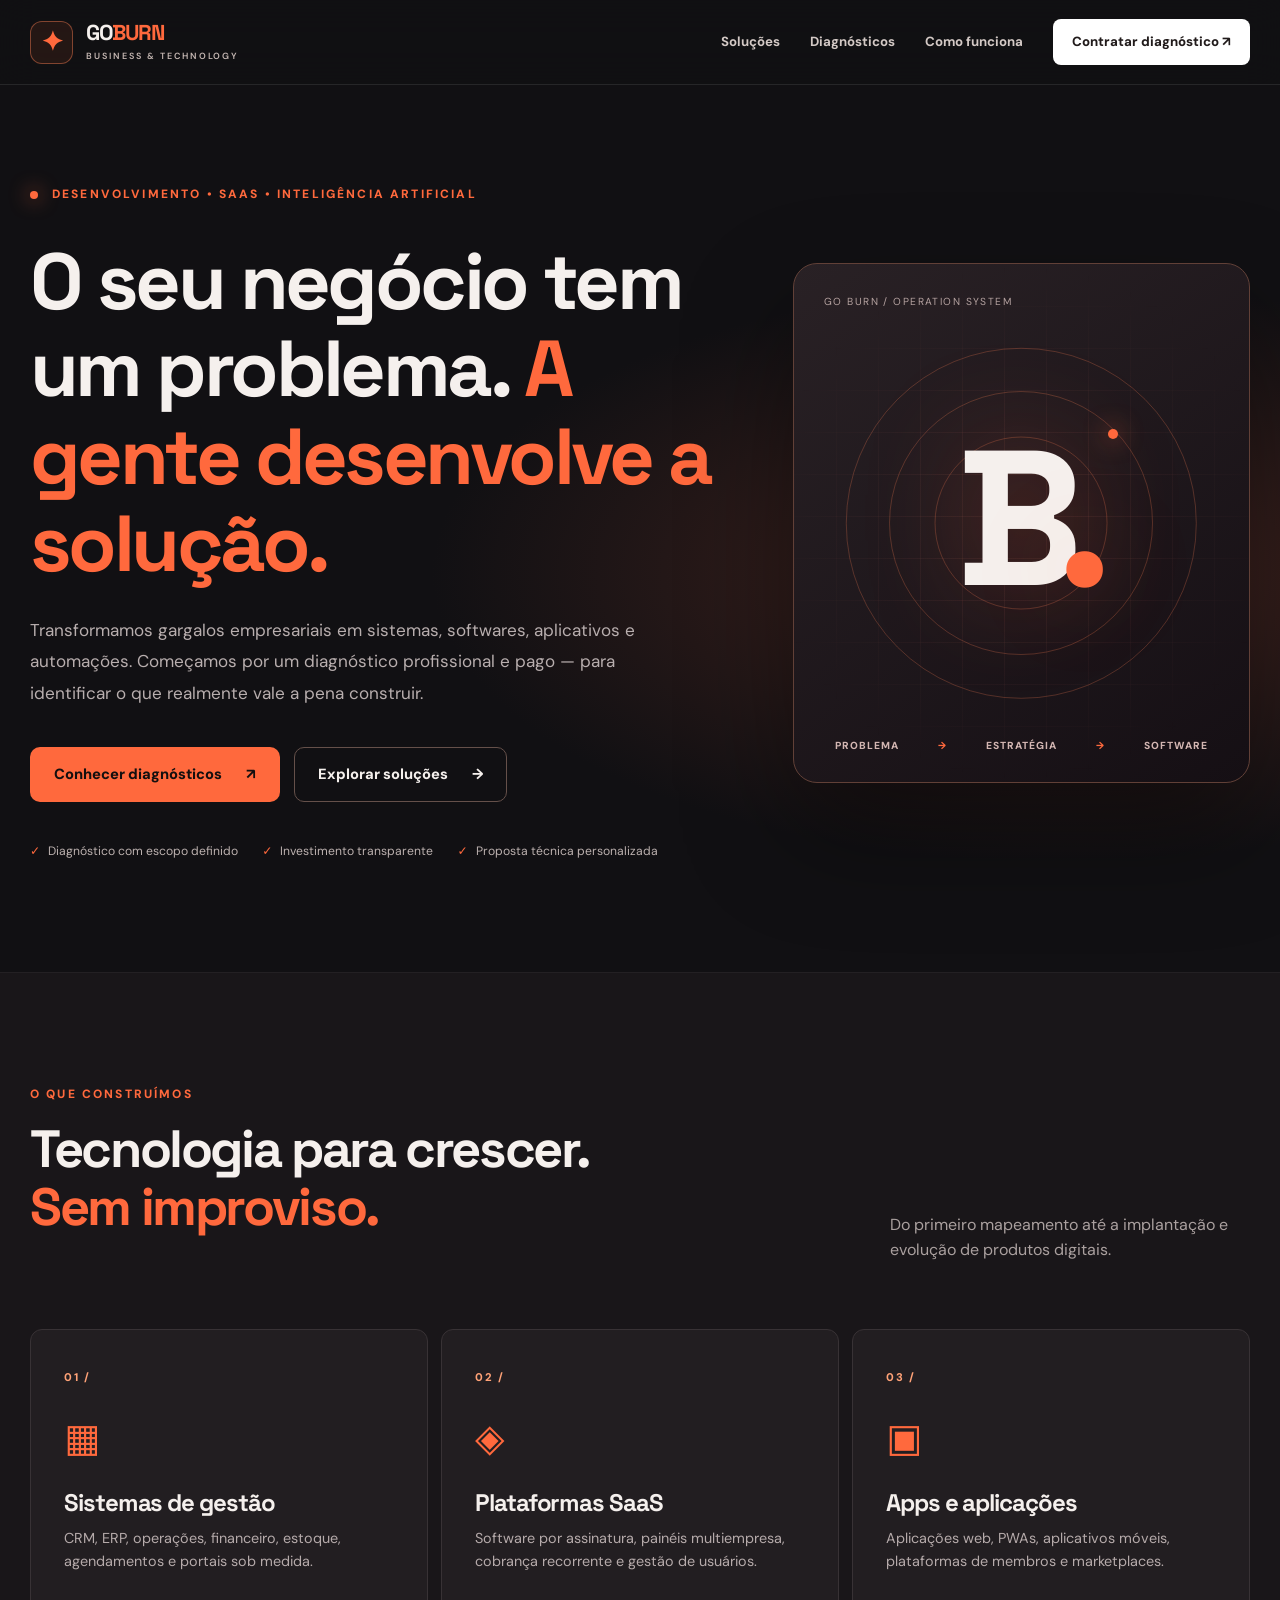
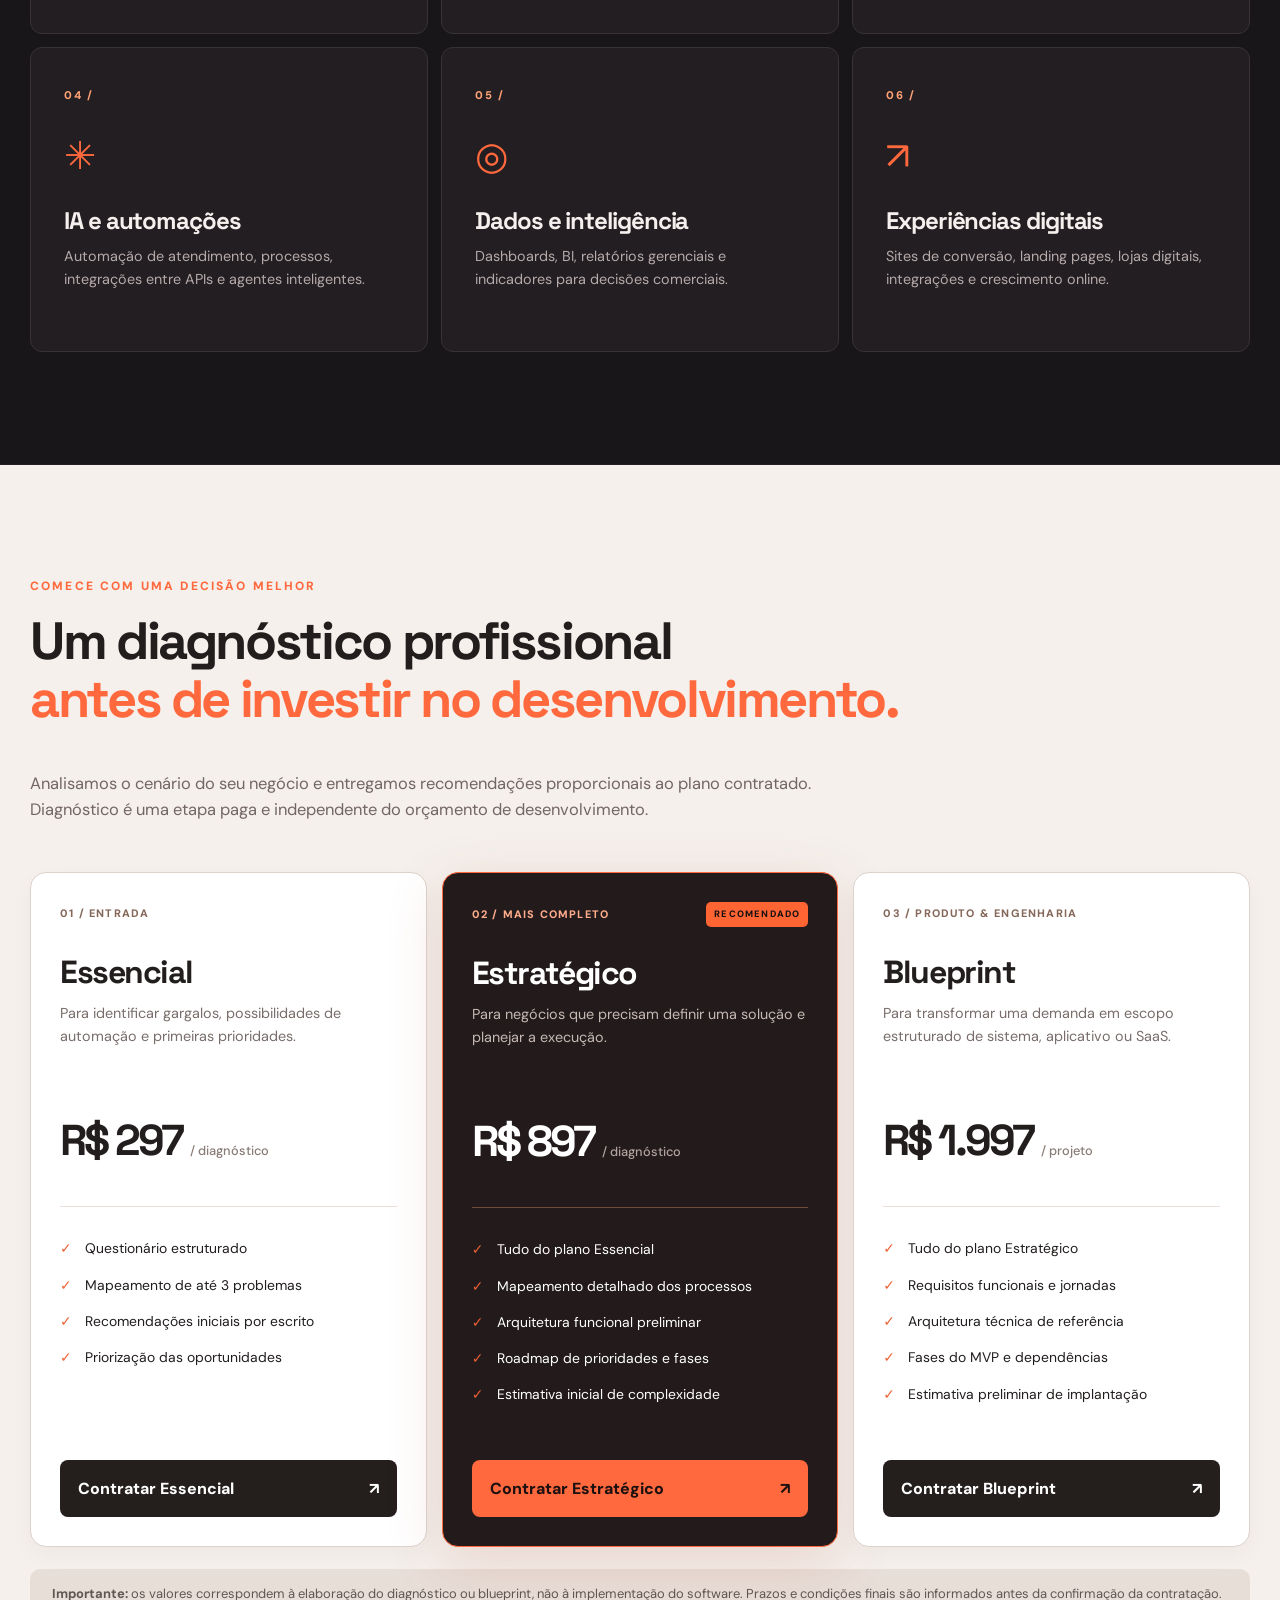
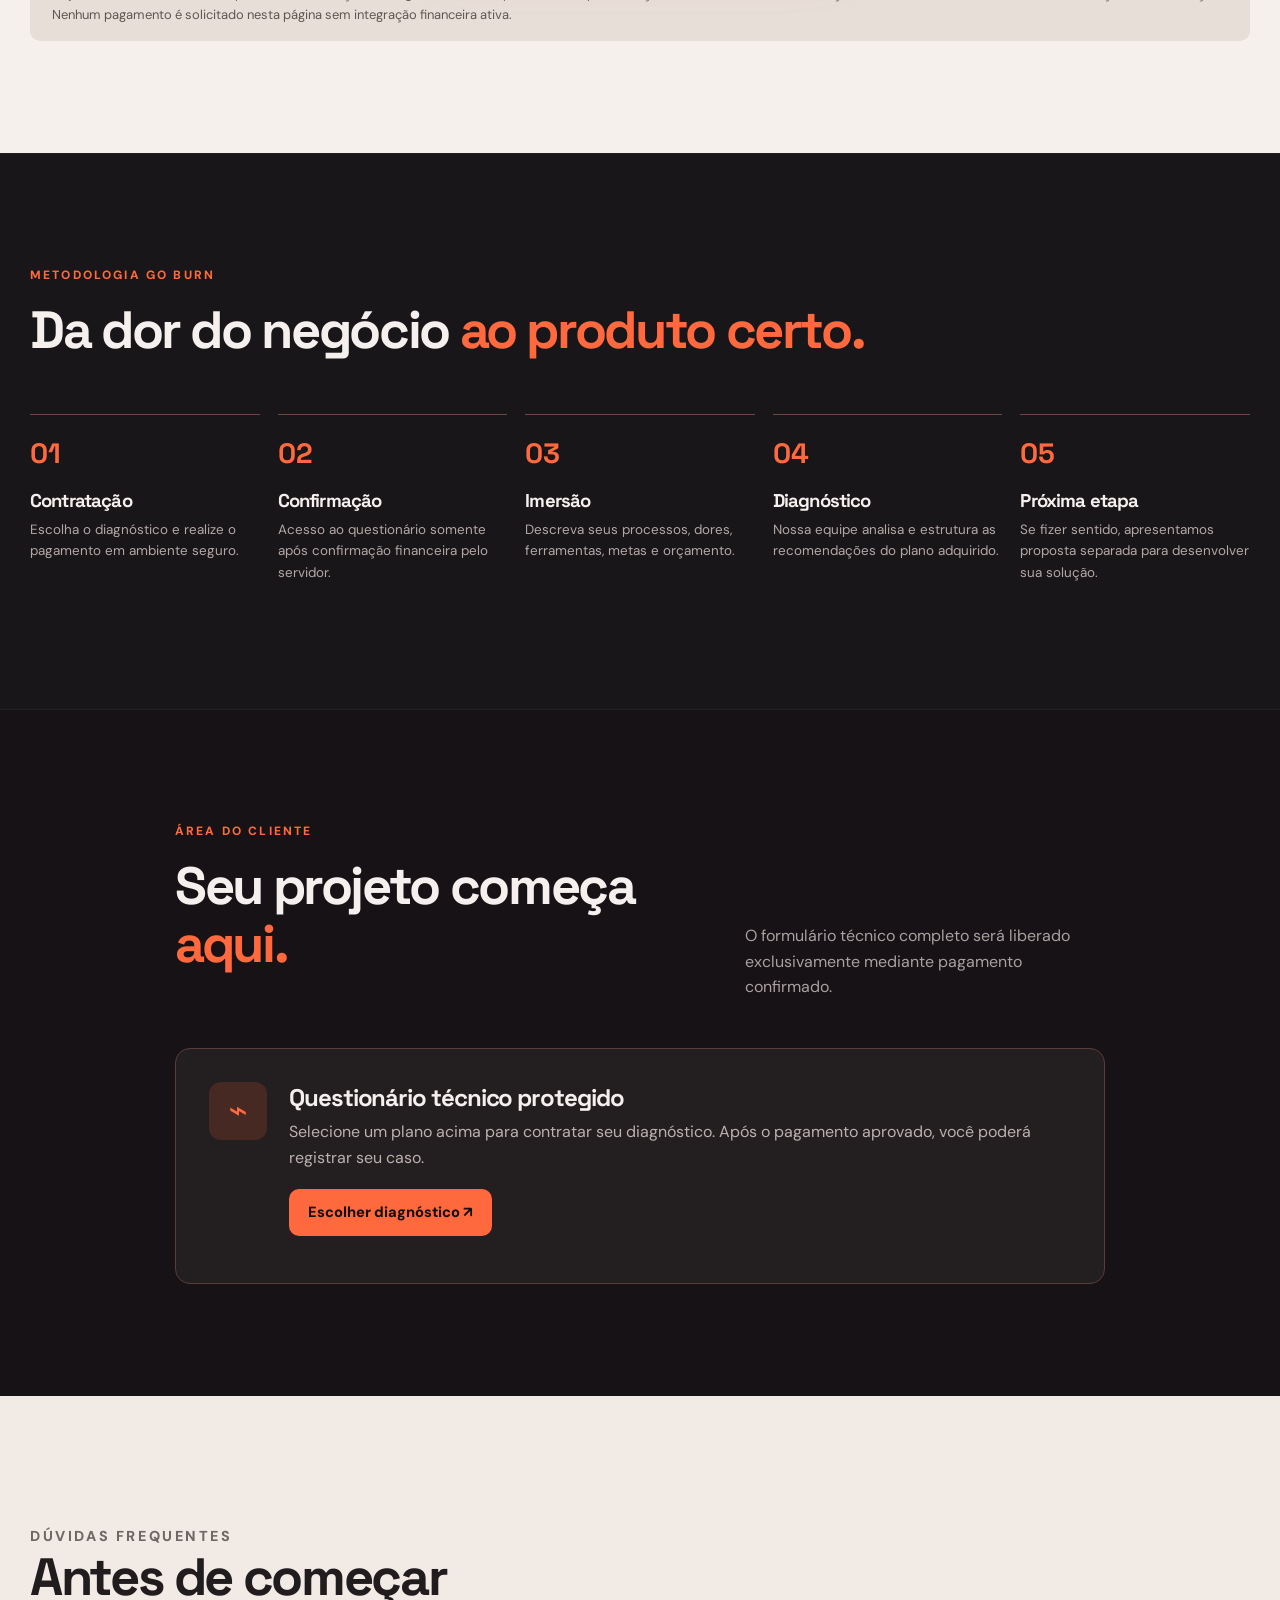
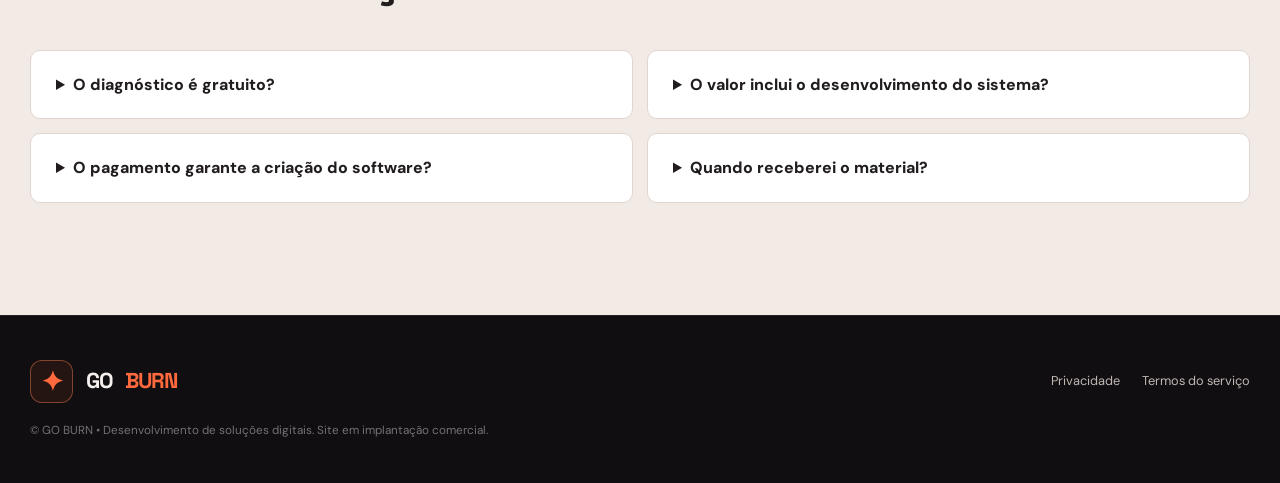
<file: goburn/index.html>
<!doctype html>
<html lang="pt-BR"><head>
<meta charset="utf-8"><meta name="viewport" content="width=device-width, initial-scale=1">
<meta name="theme-color" content="#111013"><meta name="robots" content="noindex,nofollow">
<meta name="description" content="GO BURN: diagnósticos empresariais pagos para desenvolvimento de sistemas, SaaS, aplicativos e automações.">
<meta property="og:title" content="GO BURN — Tecnologia que resolve negócios">
<meta property="og:description" content="Contrate um diagnóstico estratégico e descubra a tecnologia certa para o seu negócio.">
<title>GO BURN — Diagnóstico de Soluções Digitais</title>
<link rel="stylesheet" href="./styles.css"><script defer src="./config.js"></script><script defer src="./app.js"></script>
</head><body>
<a class="skip" href="#conteudo">Ir para o conteúdo</a>
<header class="header"><div class="wrap head">
<a class="brand" href="./" aria-label="GO BURN início"><span class="mark" aria-hidden="true">✦</span><span>GO<span class="burn">BURN</span><small>BUSINESS & TECHNOLOGY</small></span></a>
<nav aria-label="Navegação principal"><a href="#solucoes">Soluções</a><a href="#planos">Diagnósticos</a><a href="#processo">Como funciona</a></nav>
<a class="head-cta" href="#planos">Contratar diagnóstico ↗</a>
</div></header>
<main id="conteudo">
<section class="hero"><div class="wrap hero-grid">
<div><div class="eyebrow"><span class="pulse"></span> DESENVOLVIMENTO • SAAS • INTELIGÊNCIA ARTIFICIAL</div>
<h1>O seu negócio tem um problema. <em>A gente desenvolve a solução.</em></h1>
<p class="intro">Transformamos gargalos empresariais em sistemas, softwares, aplicativos e automações. Começamos por um diagnóstico profissional e pago — para identificar o que realmente vale a pena construir.</p>
<div class="hero-actions"><a class="primary" href="#planos">Conhecer diagnósticos <span>↗</span></a><a class="secondary" href="#solucoes">Explorar soluções <span>→</span></a></div>
<div class="hero-proof"><span>Diagnóstico com escopo definido</span><span>Investimento transparente</span><span>Proposta técnica personalizada</span></div>
</div>
<div class="hero-graphic" aria-hidden="true"><div class="graph-grid"></div><span class="graphic-overline">GO BURN / OPERATION SYSTEM</span><div class="orbit orbit-1"></div><div class="orbit orbit-2"></div><div class="orbit orbit-3"></div><div class="fireglyph">B<span>.</span></div><div class="graph-bottom"><span>PROBLEMA</span><span class="arrow">→</span><span>ESTRATÉGIA</span><span class="arrow">→</span><span>SOFTWARE</span></div></div>
</div></section>
<section id="solucoes" class="section section-dark"><div class="wrap">
<div class="section-top"><div><p class="tag">O QUE CONSTRUÍMOS</p><h2>Tecnologia para crescer.<br><em>Sem improviso.</em></h2></div><p>Do primeiro mapeamento até a implantação e evolução de produtos digitais.</p></div>
<div class="services">
<article class="service"><span class="service-num">01 /</span><div class="service-icon">▦</div><h3>Sistemas de gestão</h3><p>CRM, ERP, operações, financeiro, estoque, agendamentos e portais sob medida.</p></article>
<article class="service"><span class="service-num">02 /</span><div class="service-icon">◈</div><h3>Plataformas SaaS</h3><p>Software por assinatura, painéis multiempresa, cobrança recorrente e gestão de usuários.</p></article>
<article class="service"><span class="service-num">03 /</span><div class="service-icon">▣</div><h3>Apps e aplicações</h3><p>Aplicações web, PWAs, aplicativos móveis, plataformas de membros e marketplaces.</p></article>
<article class="service"><span class="service-num">04 /</span><div class="service-icon">✳</div><h3>IA e automações</h3><p>Automação de atendimento, processos, integrações entre APIs e agentes inteligentes.</p></article>
<article class="service"><span class="service-num">05 /</span><div class="service-icon">◎</div><h3>Dados e inteligência</h3><p>Dashboards, BI, relatórios gerenciais e indicadores para decisões comerciais.</p></article>
<article class="service"><span class="service-num">06 /</span><div class="service-icon">↗</div><h3>Experiências digitais</h3><p>Sites de conversão, landing pages, lojas digitais, integrações e crescimento online.</p></article>
</div></div></section>
<section id="planos" class="section pricing"><div class="wrap">
<p class="tag">COMECE COM UMA DECISÃO MELHOR</p><h2>Um diagnóstico profissional<br><em>antes de investir no desenvolvimento.</em></h2>
<p class="lead">Analisamos o cenário do seu negócio e entregamos recomendações proporcionais ao plano contratado. Diagnóstico é uma etapa paga e independente do orçamento de desenvolvimento.</p>
<div class="plans">
<article class="plan"><div class="plan-top"><span>01 / ENTRADA</span></div><h3>Essencial</h3><p>Para identificar gargalos, possibilidades de automação e primeiras prioridades.</p><div class="price">R$ 297 <small>/ diagnóstico</small></div><ul><li>Questionário estruturado</li><li>Mapeamento de até 3 problemas</li><li>Recomendações iniciais por escrito</li><li>Priorização das oportunidades</li></ul><button class="buy" data-plan="essencial" type="button">Contratar Essencial <span>↗</span></button></article>
<article class="plan featured"><div class="plan-top"><span>02 / MAIS COMPLETO</span><span class="best">RECOMENDADO</span></div><h3>Estratégico</h3><p>Para negócios que precisam definir uma solução e planejar a execução.</p><div class="price">R$ 897 <small>/ diagnóstico</small></div><ul><li>Tudo do plano Essencial</li><li>Mapeamento detalhado dos processos</li><li>Arquitetura funcional preliminar</li><li>Roadmap de prioridades e fases</li><li>Estimativa inicial de complexidade</li></ul><button class="buy" data-plan="estrategico" type="button">Contratar Estratégico <span>↗</span></button></article>
<article class="plan"><div class="plan-top"><span>03 / PRODUTO & ENGENHARIA</span></div><h3>Blueprint</h3><p>Para transformar uma demanda em escopo estruturado de sistema, aplicativo ou SaaS.</p><div class="price">R$ 1.997 <small>/ projeto</small></div><ul><li>Tudo do plano Estratégico</li><li>Requisitos funcionais e jornadas</li><li>Arquitetura técnica de referência</li><li>Fases do MVP e dependências</li><li>Estimativa preliminar de implantação</li></ul><button class="buy" data-plan="blueprint" type="button">Contratar Blueprint <span>↗</span></button></article>
</div>
<div class="notes"><strong>Importante:</strong> os valores correspondem à elaboração do diagnóstico ou blueprint, não à implementação do software. Prazos e condições finais são informados antes da confirmação da contratação. Nenhum pagamento é solicitado nesta página sem integração financeira ativa.</div>
</div></section>
<section id="processo" class="section section-dark"><div class="wrap">
<p class="tag">METODOLOGIA GO BURN</p><h2>Da dor do negócio <em>ao produto certo.</em></h2>
<div class="timeline"><div><span>01</span><h3>Contratação</h3><p>Escolha o diagnóstico e realize o pagamento em ambiente seguro.</p></div><div><span>02</span><h3>Confirmação</h3><p>Acesso ao questionário somente após confirmação financeira pelo servidor.</p></div><div><span>03</span><h3>Imersão</h3><p>Descreva seus processos, dores, ferramentas, metas e orçamento.</p></div><div><span>04</span><h3>Diagnóstico</h3><p>Nossa equipe analisa e estrutura as recomendações do plano adquirido.</p></div><div><span>05</span><h3>Próxima etapa</h3><p>Se fizer sentido, apresentamos proposta separada para desenvolver sua solução.</p></div></div>
</div></section>
<section id="diagnostico" class="section form-section"><div class="wrap form-wrap">
<div class="section-top"><div><p class="tag">ÁREA DO CLIENTE</p><h2>Seu projeto começa <em>aqui.</em></h2></div><p>O formulário técnico completo será liberado exclusivamente mediante pagamento confirmado.</p></div>
<div id="gate" class="gate"><div class="lock">⌁</div><div><h3>Questionário técnico protegido</h3><p id="gateText">Selecione um plano acima para contratar seu diagnóstico. Após o pagamento aprovado, você poderá registrar seu caso.</p><div class="gate-actions"><a class="primary slim" href="#planos">Escolher diagnóstico ↗</a><button id="refreshStatus" class="secondary slim hidden" type="button">Verificar pagamento</button></div><p id="gateStatus" class="message" aria-live="polite"></p></div></div>
<div id="questionnaire" class="hidden" aria-live="polite">
<div class="form-head"><p class="tag">ACESSO CONFIRMADO • <span id="paidPlan"></span></p><h3>Descreva o seu desafio empresarial</h3><p>Suas respostas serão usadas para preparar o diagnóstico contratado. Não envie senhas, informações bancárias ou dados pessoais de terceiros.</p><div class="progress" id="progress" aria-label="Progresso do formulário"></div></div>
<form id="caseForm" novalidate>
<fieldset class="stage" data-step="0"><legend>01. Perfil do negócio</legend>
<div class="two"><label>Nome da empresa *<input name="company" maxlength="120" required autocomplete="organization"></label><label>Setor / atividade *<select name="sector" required><option value="">Selecione</option><option>Comércio</option><option>Serviços</option><option>Saúde e bem-estar</option><option>Fitness e esportes</option><option>Indústria</option><option>Educação</option><option>Construção</option><option>Tecnologia</option><option>Outros</option></select></label></div>
<div class="two"><label>Site ou rede social (opcional)<input name="site" maxlength="200" placeholder="https://..."></label><label>Quantidade de colaboradores *<select name="team_size" required><option value="">Selecione</option><option>Somente eu</option><option>2 a 5</option><option>6 a 20</option><option>21 a 100</option><option>Mais de 100</option></select></label></div>
<label>Em que estágio o negócio está? *<select name="stage_business" required><option value="">Selecione</option><option>Ideia / planejamento</option><option>Em lançamento</option><option>Operação ativa</option><option>Em crescimento</option><option>Em reestruturação</option></select></label>
</fieldset>
<fieldset class="stage hidden" data-step="1"><legend>02. Problema e impacto</legend>
<label>Descreva o maior problema que deseja resolver *<textarea name="problem" required minlength="35" maxlength="2500" placeholder="Explique o que acontece, com quem e como isso afeta o negócio."></textarea></label>
<label>Como esse processo é feito hoje? *<textarea name="current_process" required minlength="20" maxlength="1800" placeholder="Ex.: planilhas, mensagens, sistemas separados, processos manuais..."></textarea></label>
<div class="two"><label>Com que frequência ocorre? *<select name="frequency" required><option value="">Selecione</option><option>Várias vezes ao dia</option><option>Diariamente</option><option>Semanalmente</option><option>Mensalmente</option><option>Eventualmente</option></select></label><label>Tempo manual estimado por semana *<select name="manual_hours" required><option value="">Selecione</option><option>Até 2 horas</option><option>3 a 10 horas</option><option>11 a 30 horas</option><option>Mais de 30 horas</option><option>Ainda não sei</option></select></label></div>
<label>Qual consequência mais importante? *<select name="impact" required><option value="">Selecione</option><option>Perda de vendas</option><option>Alto custo operacional</option><option>Erros e retrabalho</option><option>Atendimento lento</option><option>Dificuldade para crescer</option><option>Falta de dados e controle</option><option>Nova oportunidade de receita</option></select></label>
</fieldset>
<fieldset class="stage hidden" data-step="2"><legend>03. Tecnologia desejada</legend>
<label>Qual solução mais se aproxima do que você procura? *<select name="solution" required><option value="">Selecione</option><option value="sistema">Sistema / ERP / CRM</option><option value="saas">Plataforma SaaS própria</option><option value="app">Aplicativo web ou mobile</option><option value="ia">Inteligência artificial e automação</option><option value="dados">Dashboard e dados</option><option value="site">Site, loja ou portal de vendas</option><option value="descoberta">Ainda preciso descobrir</option></select></label>
<label>Quais sistemas ou ferramentas já utiliza? *<textarea name="tools" required minlength="3" maxlength="1200" placeholder="Ex.: planilhas, WhatsApp, ERP, sistema de pagamentos. Escreva 'nenhum' se for o caso."></textarea></label>
<label>Integrações ou recursos indispensáveis (opcional)<textarea name="integrations" maxlength="1200" placeholder="Ex.: Pix, WhatsApp oficial, estoque, relatórios, app Android..."></textarea></label>
<label>O que precisa melhorar primeiro? *<textarea name="outcome" required minlength="20" maxlength="1600"></textarea></label>
</fieldset>
<fieldset class="stage hidden" data-step="3"><legend>04. Viabilidade e decisão</legend>
<div class="two"><label>Prazo desejado para iniciar *<select name="timeline" required><option value="">Selecione</option><option>Imediatamente</option><option>Em até 30 dias</option><option>Entre 1 e 3 meses</option><option>Entre 3 e 6 meses</option><option>Sem data definida</option></select></label><label>Orçamento estimado para implementar *<select name="budget" required><option value="">Selecione</option><option>Ainda não definido</option><option>Até R$ 3 mil</option><option>R$ 3 mil a R$ 10 mil</option><option>R$ 10 mil a R$ 30 mil</option><option>R$ 30 mil a R$ 100 mil</option><option>Acima de R$ 100 mil</option></select></label></div>
<label>Quem decide sobre a contratação? *<select name="decision" required><option value="">Selecione</option><option>Eu decido</option><option>Eu e outros sócios</option><option>Diretoria / gestão</option><option>Estou apenas pesquisando</option></select></label>
<label>Existe alguma restrição importante? (opcional)<textarea name="constraints" maxlength="1200" placeholder="Equipe, integração, segurança, prazo, requisitos regulatórios..."></textarea></label>
</fieldset>
<fieldset class="stage hidden" data-step="4"><legend>05. Revisão e envio</legend>
<div id="review"></div>
<label class="check"><input type="checkbox" name="truthful" required> Declaro que as informações enviadas são verdadeiras segundo meu conhecimento e autorizo seu uso para elaborar o diagnóstico contratado. *</label>
<label class="check"><input type="checkbox" name="privacy" required> Li o <a href="./privacidade.html" target="_blank" rel="noopener">aviso de privacidade</a> e compreendo como os dados serão tratados para executar o serviço. *</label>
<label class="check"><input type="checkbox" name="marketing"> Autorizo receber comunicações comerciais sobre outros serviços GO BURN. (Opcional)</label>
</fieldset>
<p id="formError" class="message error hidden" role="alert"></p>
<div class="form-nav"><button class="secondary slim" id="previous" type="button">← Voltar</button><button class="primary slim" id="next" type="button">Continuar →</button><button class="primary slim hidden" id="submit" type="submit">Enviar diagnóstico →</button></div>
</form>
</div>
<div id="complete" class="success hidden"><div class="success-icon">✓</div><h3>Solicitação recebida</h3><p>Seu caso foi registrado para análise conforme o plano contratado.</p><div class="protocol">Protocolo: <strong id="protocol"></strong></div><p>Guarde este número. O envio do formulário não representa a entrega do relatório final.</p></div>
</div></section>
<section class="section faq"><div class="wrap"><p class="tag">DÚVIDAS FREQUENTES</p><h2>Antes de começar</h2><div class="faq-grid">
<details><summary>O diagnóstico é gratuito?</summary><p>Não. Todas as análises oferecidas pela GO BURN são remuneradas conforme o plano selecionado.</p></details>
<details><summary>O valor inclui o desenvolvimento do sistema?</summary><p>Não. O desenvolvimento de sistemas, aplicativos, SaaS e automações é contratado separadamente, caso você aprove a proposta.</p></details>
<details><summary>O pagamento garante a criação do software?</summary><p>Não. O diagnóstico entrega uma análise e recomendações proporcionais ao pacote. A execução depende de escopo, disponibilidade e contrato específico.</p></details>
<details><summary>Quando receberei o material?</summary><p>O prazo de entrega será formalizado nas condições de contratação antes do pagamento.</p></details>
</div></div></section>
</main>
<footer><div class="wrap foot"><span class="brand"><span class="mark">✦</span> GO<span class="burn">BURN</span></span><div><a href="./privacidade.html">Privacidade</a><a href="./termos.html">Termos do serviço</a></div><small>© GO BURN • Desenvolvimento de soluções digitais. Site em implantação comercial.</small></div></footer>
<div id="modal" class="modal hidden" role="dialog" aria-modal="true" aria-labelledby="modalTitle"><div class="modal-inner">
<button class="close" type="button" id="closeModal" aria-label="Fechar">×</button><p class="tag">CONTRATAÇÃO DE DIAGNÓSTICO</p><h2 id="modalTitle">Iniciar contratação</h2><p id="modalPlan"></p>
<form id="checkoutForm"><label>Nome do responsável *<input name="name" autocomplete="name" required minlength="3" maxlength="120"></label><label>E-mail de acesso *<input name="email" autocomplete="email" type="email" required maxlength="180"></label><label>Nome da empresa *<input name="company" autocomplete="organization" required maxlength="120"></label><label>Telefone de contato (opcional)<input name="phone" autocomplete="tel" type="tel" maxlength="30"></label><label class="honey" aria-hidden="true">Não preencha<input name="website_hp" tabindex="-1" autocomplete="off"></label><label class="check"><input type="checkbox" name="accept_terms" required> Li os <a href="./termos.html" target="_blank" rel="noopener">termos</a> e o <a href="./privacidade.html" target="_blank" rel="noopener">aviso de privacidade</a>. *</label><button id="pay" class="primary block" type="submit">Continuar para pagamento ↗</button><p class="small">O pagamento será realizado exclusivamente no ambiente seguro do provedor financeiro, quando a integração estiver ativa.</p><p id="checkoutError" class="message error" role="alert" aria-live="polite"></p></form>
</div></div>
</body></html>
</file>
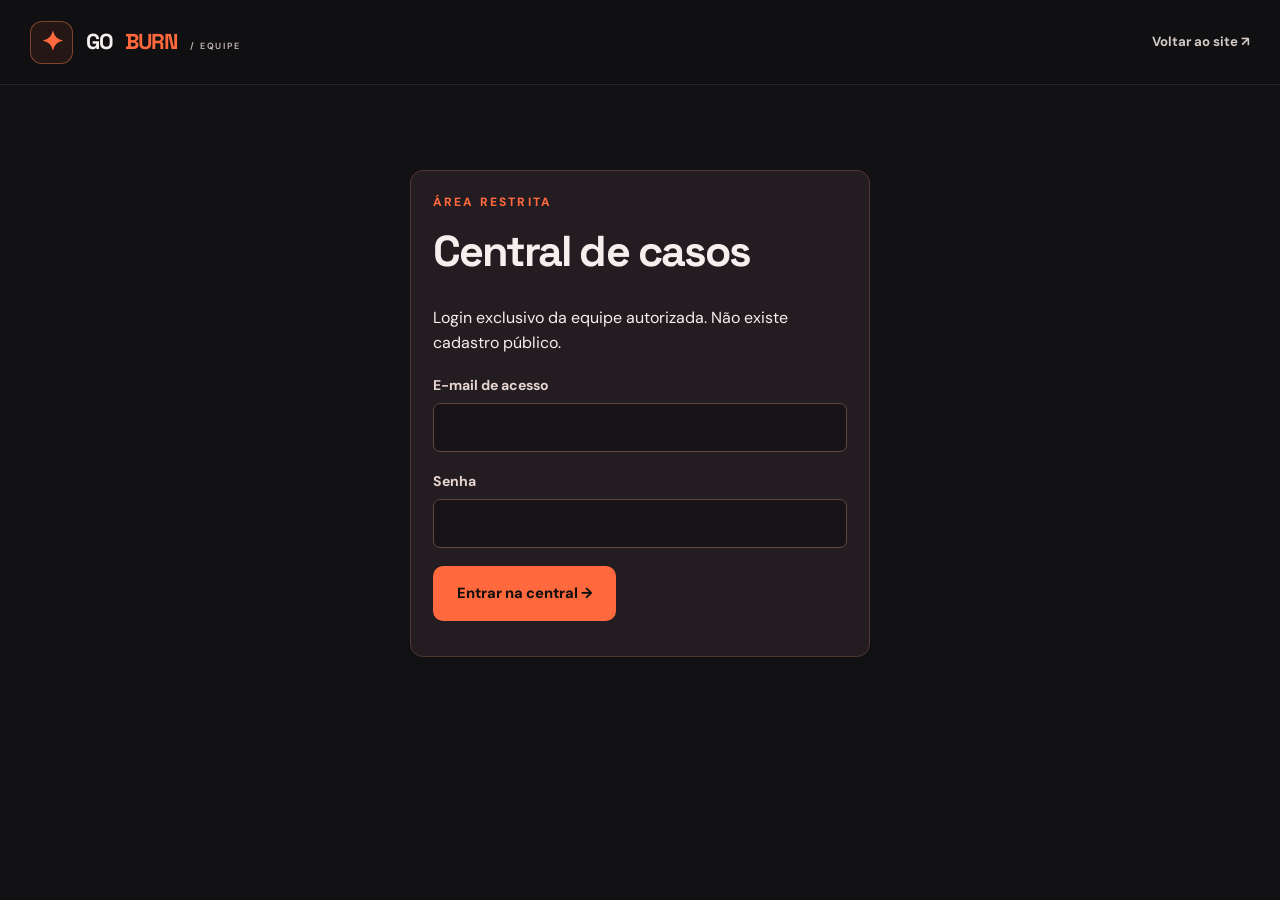
<file: goburn/admin/index.html>
<!doctype html><html lang="pt-BR"><head><meta charset="utf-8"><meta name="viewport" content="width=device-width,initial-scale=1"><meta name="robots" content="noindex,nofollow"><title>GO BURN | Central Privada</title><link rel="stylesheet" href="../styles.css"><script src="../config.js"></script><style>
.admin{width:min(1300px,calc(100% - 32px));margin:46px auto 120px}.admin .tile{background:#231c20;border:1px solid #503931;border-radius:13px;padding:22px}.login{max-width:460px;margin:85px auto}.login label{display:block;margin:18px 0;color:#e7d5d0;font-size:.88rem;font-weight:700}.login input,select,textarea,.search{display:block;width:100%;background:#171316;color:white;border:1px solid #63453a;border-radius:7px;padding:12px;margin-top:7px;font:inherit}.numbers{display:grid;grid-template-columns:repeat(5,1fr);gap:12px;margin:26px 0}.number{background:#231c20;border:1px solid #604237;border-radius:12px;padding:21px}.number small{display:block;color:#ab9995}.number b{display:block;font-size:1.7rem;color:#ff8e63;letter-spacing:-.04em}.layout{display:grid;grid-template-columns:minmax(0,1.4fr) minmax(0,1fr);gap:15px}.list{max-height:690px;overflow:auto}.casebtn{display:block;width:100%;background:#151115;color:#fff;text-align:left;border:1px solid #4b3734;border-radius:9px;margin:10px 0;padding:15px}.casebtn:hover,.casebtn.active{border-color:#ff7c55;background:#37241f}.casebtn small{display:block;color:#c4a69a}.details dl{display:grid;grid-template-columns:130px 1fr;gap:8px;border-bottom:1px solid #53413b;padding:8px 0;font-size:.85rem}.details dt{color:#c9a798}.details dd{margin:0;overflow-wrap:anywhere;white-space:pre-wrap}.toolbar{display:flex;align-items:center;justify-content:space-between;gap:15px;flex-wrap:wrap}.details .primary{margin-top:15px}.details textarea{min-height:120px}.details label{display:block;margin-top:20px}.smallmsg{font-size:.81rem;color:#ffad8d}.muted{color:#b4a19b}@media(max-width:800px){.layout{grid-template-columns:1fr}.numbers{grid-template-columns:repeat(2,1fr)}.admin{margin-top:25px}.details dl{grid-template-columns:100px 1fr}}
</style></head><body><header class="header"><div class="wrap head"><a class="brand" href="../"><span class="mark">✦</span> GO<span class="burn">BURN</span><small> / EQUIPE</small></a><nav><a href="../">Voltar ao site ↗</a></nav><button class="secondary slim hidden" id="logout">Sair</button></div></header>
<main class="admin"><div id="loginPane" class="tile login"><p class="tag">ÁREA RESTRITA</p><h1 style="font-size:2.7rem">Central de casos</h1><p>Login exclusivo da equipe autorizada. Não existe cadastro público.</p><form id="loginForm"><label>E-mail de acesso<input name="email" type="email" required autocomplete="email"></label><label>Senha<input name="password" type="password" required autocomplete="current-password"></label><button class="primary block" type="submit">Entrar na central →</button></form><p id="loginMessage" role="alert" class="smallmsg"></p></div>
<div id="dashboard" class="hidden"><div class="toolbar"><div><p class="tag">GO BURN / INTELIGÊNCIA COMERCIAL</p><h1 style="font-size:clamp(2.5rem,5vw,4.4rem)">Casos e oportunidades</h1><p class="muted">Fila privada dos diagnósticos pagos, classificação e evolução comercial.</p></div><button class="secondary slim" id="reload">Atualizar dados ↻</button></div>
<div class="numbers"><div class="number"><small>Contratações iniciadas</small><b id="morders">—</b></div><div class="number"><small>Pagamentos confirmados</small><b id="mpaid">—</b></div><div class="number"><small>Casos enviados</small><b id="mcases">—</b></div><div class="number"><small>Pagamentos pendentes</small><b id="mpending">—</b></div><div class="number"><small>Receita bruta confirmada</small><b id="mrevenue">—</b></div></div>
<div class="layout"><section class="tile list"><div class="toolbar"><h2 style="font-size:1.6rem">Fila de diagnósticos</h2><span id="total">—</span></div><label for="search">Pesquisar casos</label><input class="search" id="search" placeholder="Empresa, protocolo, solução ou problema"><div id="caseList" aria-live="polite"></div></section>
<section class="tile details"><h2 style="font-size:1.6rem">Detalhes do caso</h2><div id="caseDetails"><p class="muted">Selecione um caso para visualizar o diagnóstico e atualizar o andamento.</p></div><p id="saveStatus" role="alert" class="smallmsg"></p></section></div>
<p class="muted" style="margin-top:23px;font-size:.76rem">Dados confidenciais: acesso restrito, registro de alterações e uso exclusivo para prestar serviços GO BURN. Painel exibe até 150 casos recentes.</p></div></main>
<script type="module">
import {createClient} from "https://esm.sh/@supabase/supabase-js@2.57.0";
const conf=window.GOBURN_CONFIG||{};const $=id=>document.getElementById(id);
const show=(id,state)=>$(id).classList.toggle("hidden",!state);
const statusOptions=["aguardando_analise","em_analise","entregue","proposta_enviada","contratado","arquivado"];
let sb=null,cases=[],selected=null;
const msg=(id,text)=>$(id).textContent=text;
const currency=n=>new Intl.NumberFormat("pt-BR",{style:"currency",currency:"BRL"}).format(n/100);
function safeText(tag,value){const e=document.createElement(tag);e.textContent=String(value??"—");return e;}
async function api(action,body){if(!sb||!conf.apiBase)throw Error("Integração indisponível.");const {data:{session}}=await sb.auth.getSession();if(!session)throw Error("Sessão expirada.");const res=await fetch(conf.apiBase+"?action="+action,{method:"POST",headers:{"content-type":"application/json","authorization":"Bearer "+session.access_token},body:JSON.stringify(body||{})});const json=await res.json();if(!res.ok||!json.ok)throw Error(json.error||"Erro inesperado.");return json;}
async function load(){msg("saveStatus","");const data=await api("admin-dashboard");cases=data.cases;const s=data.summary;msg("morders",s.pedidos);msg("mpaid",s.pagos);msg("mcases",s.enviados);msg("mpending",s.pendentes);msg("mrevenue",currency(s.receita_centavos));render();if(selected)selectCase(selected);}
function render(){const search=$("search").value.toLowerCase();const filtered=cases.filter(c=>([c.protocol,c.opportunity_type,c.goburn_orders?.customer_company,c.answers?.problem].join(" ").toLowerCase().includes(search)));msg("total",filtered.length+" de "+cases.length);
const root=$("caseList");root.replaceChildren();if(!filtered.length){root.append(safeText("p","Nenhum caso encontrado."));return;}
for(const c of filtered){const btn=document.createElement("button");btn.className="casebtn"+(selected===c.id?" active":"");btn.type="button";btn.append(safeText("strong",c.goburn_orders?.customer_company||"Empresa"),safeText("small",c.protocol+" • "+c.opportunity_type+" • "+c.status),safeText("small","Prioridade "+c.priority+" • Score "+c.lead_score));btn.onclick=()=>selectCase(c.id);root.append(btn);}}
function selectCase(id){const c=cases.find(x=>x.id===id);if(!c)return;selected=id;render();const root=$("caseDetails");root.replaceChildren();const client=c.goburn_orders||{};const data={Protocolo:c.protocol,Empresa:client.customer_company,Responsável:client.customer_name,"E-mail":client.customer_email,Plano:client.plan,"Valor":currency(client.amount_cents||0),"Oportunidade":c.opportunity_type,"Pontuação":c.lead_score,"Prioridade":c.priority,Envio:c.submitted_at,...(c.answers||{})};
for(const [key,value] of Object.entries(data)){if(typeof value==="boolean")continue;const dl=document.createElement("dl");dl.append(safeText("dt",key.replaceAll("_"," ")),safeText("dd",value));root.append(dl);}
const form=document.createElement("form");form.id="editCase";const label=safeText("label","Situação do diagnóstico");const select=document.createElement("select");select.name="status";for(const opt of statusOptions){const el=document.createElement("option");el.value=opt;el.textContent=opt.replaceAll("_"," ");el.selected=c.status===opt;select.append(el);}label.append(select);
const notes=safeText("label","Notas internas");const ta=document.createElement("textarea");ta.name="notes";ta.maxLength=3000;ta.value=c.internal_notes||"";notes.append(ta);
const btn=safeText("button","Salvar evolução →");btn.type="submit";btn.className="primary block";form.append(label,notes,btn);root.append(form);
const draftBtn=safeText("button","Copiar rascunho interno do relatório ↗");
draftBtn.type="button";draftBtn.className="secondary slim";draftBtn.style.marginTop="14px";
draftBtn.onclick=async()=>{
 const a=c.answers||{},plan=client.plan||"essencial";
 const lines=[
 "GO BURN | RASCUNHO INTERNO PARA REVISÃO HUMANA",
 "Plano contratado: "+plan+" | Protocolo: "+c.protocol,
 "Empresa: "+(client.customer_company||""), "Segmento: "+(a.sector||""),
 "1. CONTEXTO E DESAFIO",a.problem||"Informação não fornecida.",
 "2. PROCESSO ATUAL",a.current_process||"Pendente.",
 "3. HIPÓTESE DE IMPACTO (VALIDAR)","Consequência relatada: "+(a.impact||"Pendente.")+
 "; frequência: "+(a.frequency||"Pendente.")+"; horas manuais/semana: "+(a.manual_hours||"Pendente."),
 "4. CANDIDATO A SOLUÇÃO (NÃO É DECISÃO TÉCNICA)","Categoria solicitada: "+c.opportunity_type+
 "; ferramentas: "+(a.tools||"Não informadas")+"; integrações: "+(a.integrations||"Não informadas"),
 "5. RESULTADO DESEJADO",a.outcome||"Pendente.",
 "6. PREMISSAS COMERCIAIS","Orçamento declarado: "+(a.budget||"Não informado")+
 "; prazo desejado: "+(a.timeline||"Não informado")+"; aprovação: "+(a.decision||"Não informada"),
 "7. PONTOS A VALIDAR","Custo atual mensurável; integrações permitidas; volume de usuários; segurança/LGPD; capacidade de implantação; riscos e critérios de aceite.",
 "8. PRÓXIMOS PASSOS","Analista revisa hipóteses, identifica quick wins, valida restrições e redige entregável conforme o plano pago."
 ];
 if(plan==="estrategico"||plan==="blueprint"){lines.push("9. ROADMAP PRELIMINAR (SEM COMPROMISSO)","Fase descoberta → validação de requisitos → protótipo → integração/testes → piloto.");}
 if(plan==="blueprint"){lines.push("10. ARQUITETURA / MVP A DEFINIR","Mapear papéis e permissões, entidades, fluxos, integrações, requisitos não funcionais e prioridades MoSCoW. Não fixar stack sem discovery.");}
 lines.push("DOCUMENTO EM ELABORAÇÃO — NÃO ENVIAR AO CLIENTE SEM REVISÃO E ACEITE DA EQUIPE.");
 try{await navigator.clipboard.writeText(lines.join("\n\n"));msg("saveStatus","Rascunho copiado. Revisar antes de entregar.");}
 catch{msg("saveStatus","Não foi possível copiar. Verifique a permissão da área de transferência.");}
};
root.append(draftBtn);
form.onsubmit=async e=>{e.preventDefault();btn.disabled=true;try{await api("admin-update",{case_id:c.id,status:select.value,notes:ta.value});msg("saveStatus","Evolução salva com sucesso.");await load();}catch(err){msg("saveStatus",err.message);}finally{btn.disabled=false;}};}
$("search").addEventListener("input",render);
$("reload").addEventListener("click",()=>load().catch(e=>msg("saveStatus",e.message)));
$("loginForm").onsubmit=async e=>{e.preventDefault();msg("loginMessage","");if(!sb){msg("loginMessage","Integração Supabase ainda não configurada.");return;}const f=new FormData(e.currentTarget);const {error}=await sb.auth.signInWithPassword({email:f.get("email"),password:f.get("password")});if(error){msg("loginMessage","Falha de autenticação.");return;}try{await initialize();}catch(err){msg("loginMessage",err.message);await sb.auth.signOut();}};
$("logout").onclick=async()=>{if(sb)await sb.auth.signOut();show("loginPane",true);show("dashboard",false);show("logout",false);};
async function initialize(){await load();show("loginPane",false);show("dashboard",true);show("logout",true);}
if(conf.apiBase&&conf.supabaseUrl&&conf.supabaseAnonKey){sb=createClient(conf.supabaseUrl,conf.supabaseAnonKey);const {data:{session}}=await sb.auth.getSession();if(session){try{await initialize();}catch(err){msg("loginMessage",err.message);}}}else{msg("loginMessage","Central preparada. Aguardando ativação de infraestrutura e permissões da equipe.");}
</script></body></html>
</file>
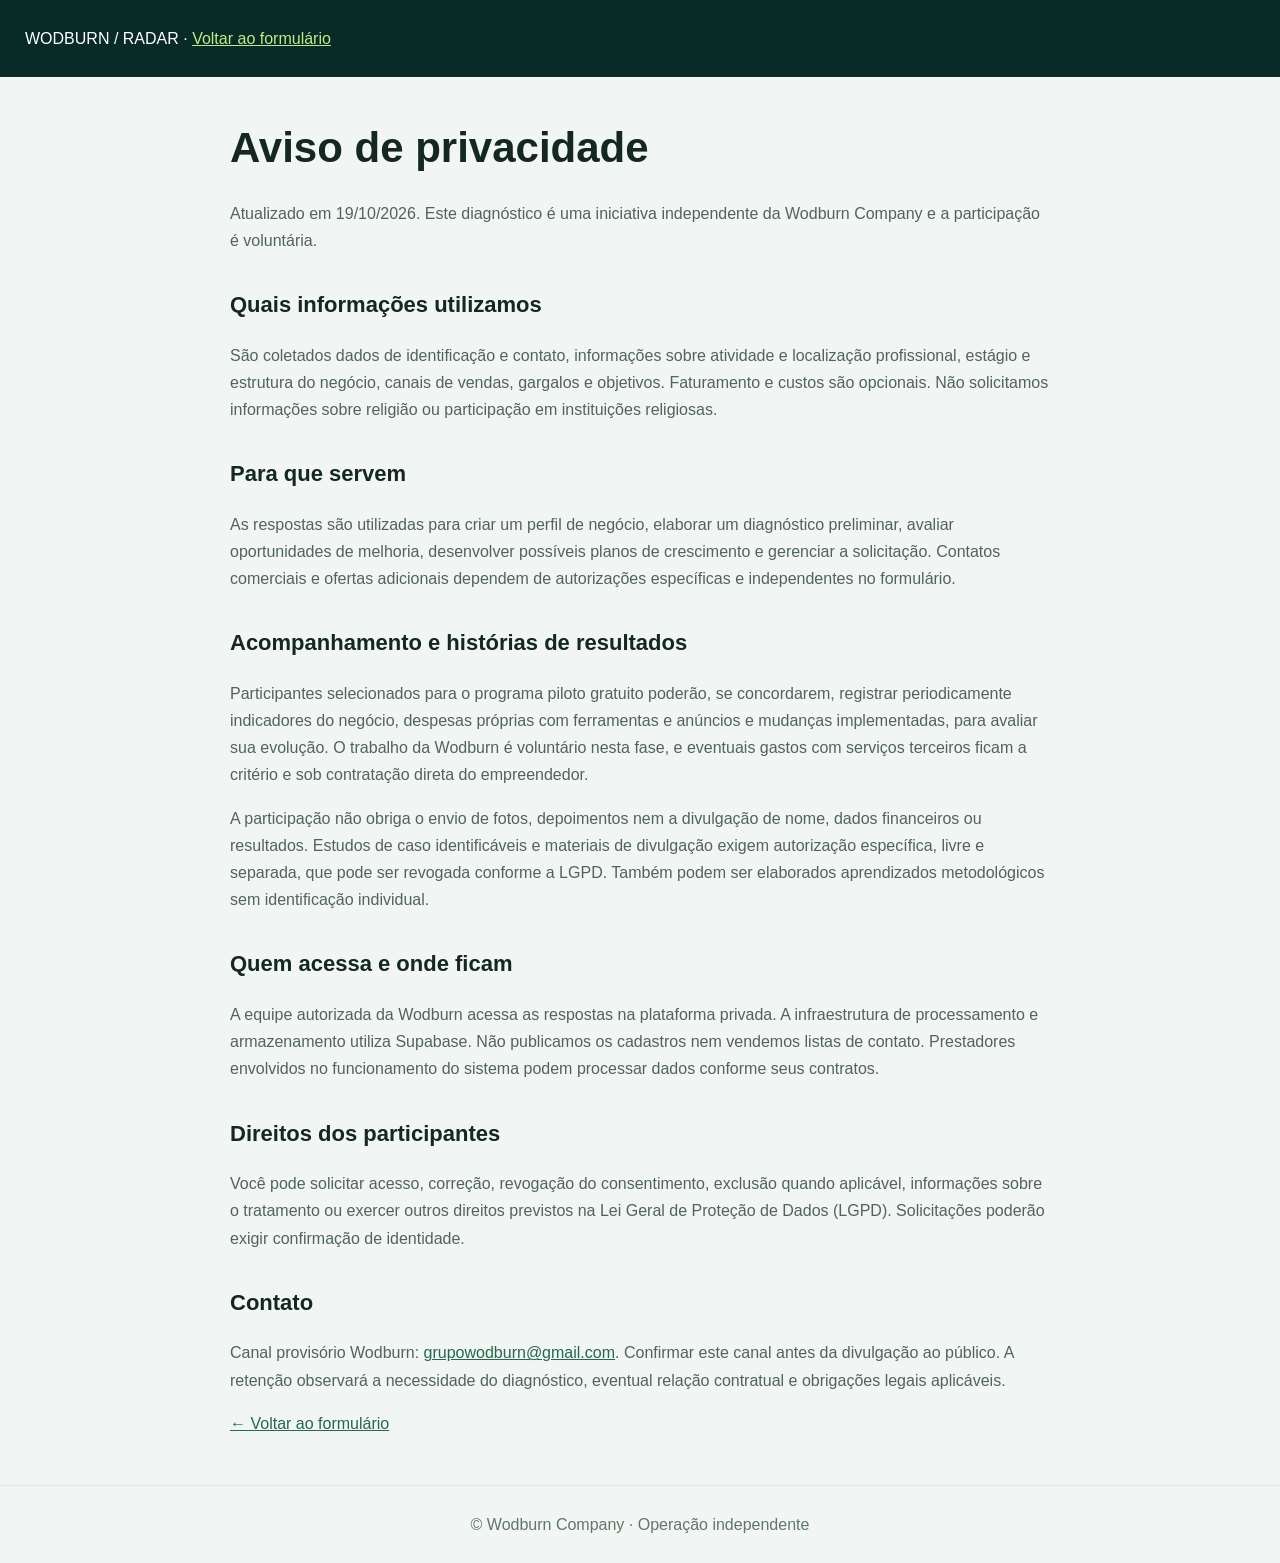
<file: privacidade.html>
<!doctype html><html lang="pt-BR"><head><meta charset="utf-8"><meta name="viewport" content="width=device-width,initial-scale=1"><meta name="theme-color" content="#092b28"><title>Privacidade | Wodburn Radar</title><style>body{font:16px/1.7 -apple-system,BlinkMacSystemFont,"Segoe UI",sans-serif;margin:0;background:#f1f5f3;color:#142721}header{background:#092b28;color:white;padding:25px}header a{color:#bfea8a}main{max-width:820px;margin:48px auto;padding:0 20px}h1{font-size:42px;line-height:1.1}h2{margin-top:32px;font-size:22px}p{color:#52635d}a{color:#26674e}footer{border-top:1px solid #dde8e1;text-align:center;padding:25px;color:#61776a} </style></head><body><header>WODBURN / RADAR · <a href="./">Voltar ao formulário</a></header><main><h1>Aviso de privacidade</h1><p>Atualizado em 19/10/2026. Este diagnóstico é uma iniciativa independente da Wodburn Company e a participação é voluntária.</p><h2>Quais informações utilizamos</h2><p>São coletados dados de identificação e contato, informações sobre atividade e localização profissional, estágio e estrutura do negócio, canais de vendas, gargalos e objetivos. Faturamento e custos são opcionais. Não solicitamos informações sobre religião ou participação em instituições religiosas.</p><h2>Para que servem</h2><p>As respostas são utilizadas para criar um perfil de negócio, elaborar um diagnóstico preliminar, avaliar oportunidades de melhoria, desenvolver possíveis planos de crescimento e gerenciar a solicitação. Contatos comerciais e ofertas adicionais dependem de autorizações específicas e independentes no formulário.</p><h2>Acompanhamento e histórias de resultados</h2><p>Participantes selecionados para o programa piloto gratuito poderão, se concordarem, registrar periodicamente indicadores do negócio, despesas próprias com ferramentas e anúncios e mudanças implementadas, para avaliar sua evolução. O trabalho da Wodburn é voluntário nesta fase, e eventuais gastos com serviços terceiros ficam a critério e sob contratação direta do empreendedor.</p><p>A participação não obriga o envio de fotos, depoimentos nem a divulgação de nome, dados financeiros ou resultados. Estudos de caso identificáveis e materiais de divulgação exigem autorização específica, livre e separada, que pode ser revogada conforme a LGPD. Também podem ser elaborados aprendizados metodológicos sem identificação individual.</p><h2>Quem acessa e onde ficam</h2><p>A equipe autorizada da Wodburn acessa as respostas na plataforma privada. A infraestrutura de processamento e armazenamento utiliza Supabase. Não publicamos os cadastros nem vendemos listas de contato. Prestadores envolvidos no funcionamento do sistema podem processar dados conforme seus contratos.</p><h2>Direitos dos participantes</h2><p>Você pode solicitar acesso, correção, revogação do consentimento, exclusão quando aplicável, informações sobre o tratamento ou exercer outros direitos previstos na Lei Geral de Proteção de Dados (LGPD). Solicitações poderão exigir confirmação de identidade.</p><h2>Contato</h2><p>Canal provisório Wodburn: <a href="mailto:grupowodburn@gmail.com?subject=Privacidade%20Wodburn%20Radar">grupowodburn@gmail.com</a>. Confirmar este canal antes da divulgação ao público. A retenção observará a necessidade do diagnóstico, eventual relação contratual e obrigações legais aplicáveis.</p><a href="./">← Voltar ao formulário</a></main><footer>© Wodburn Company · Operação independente</footer></body></html>
</file>
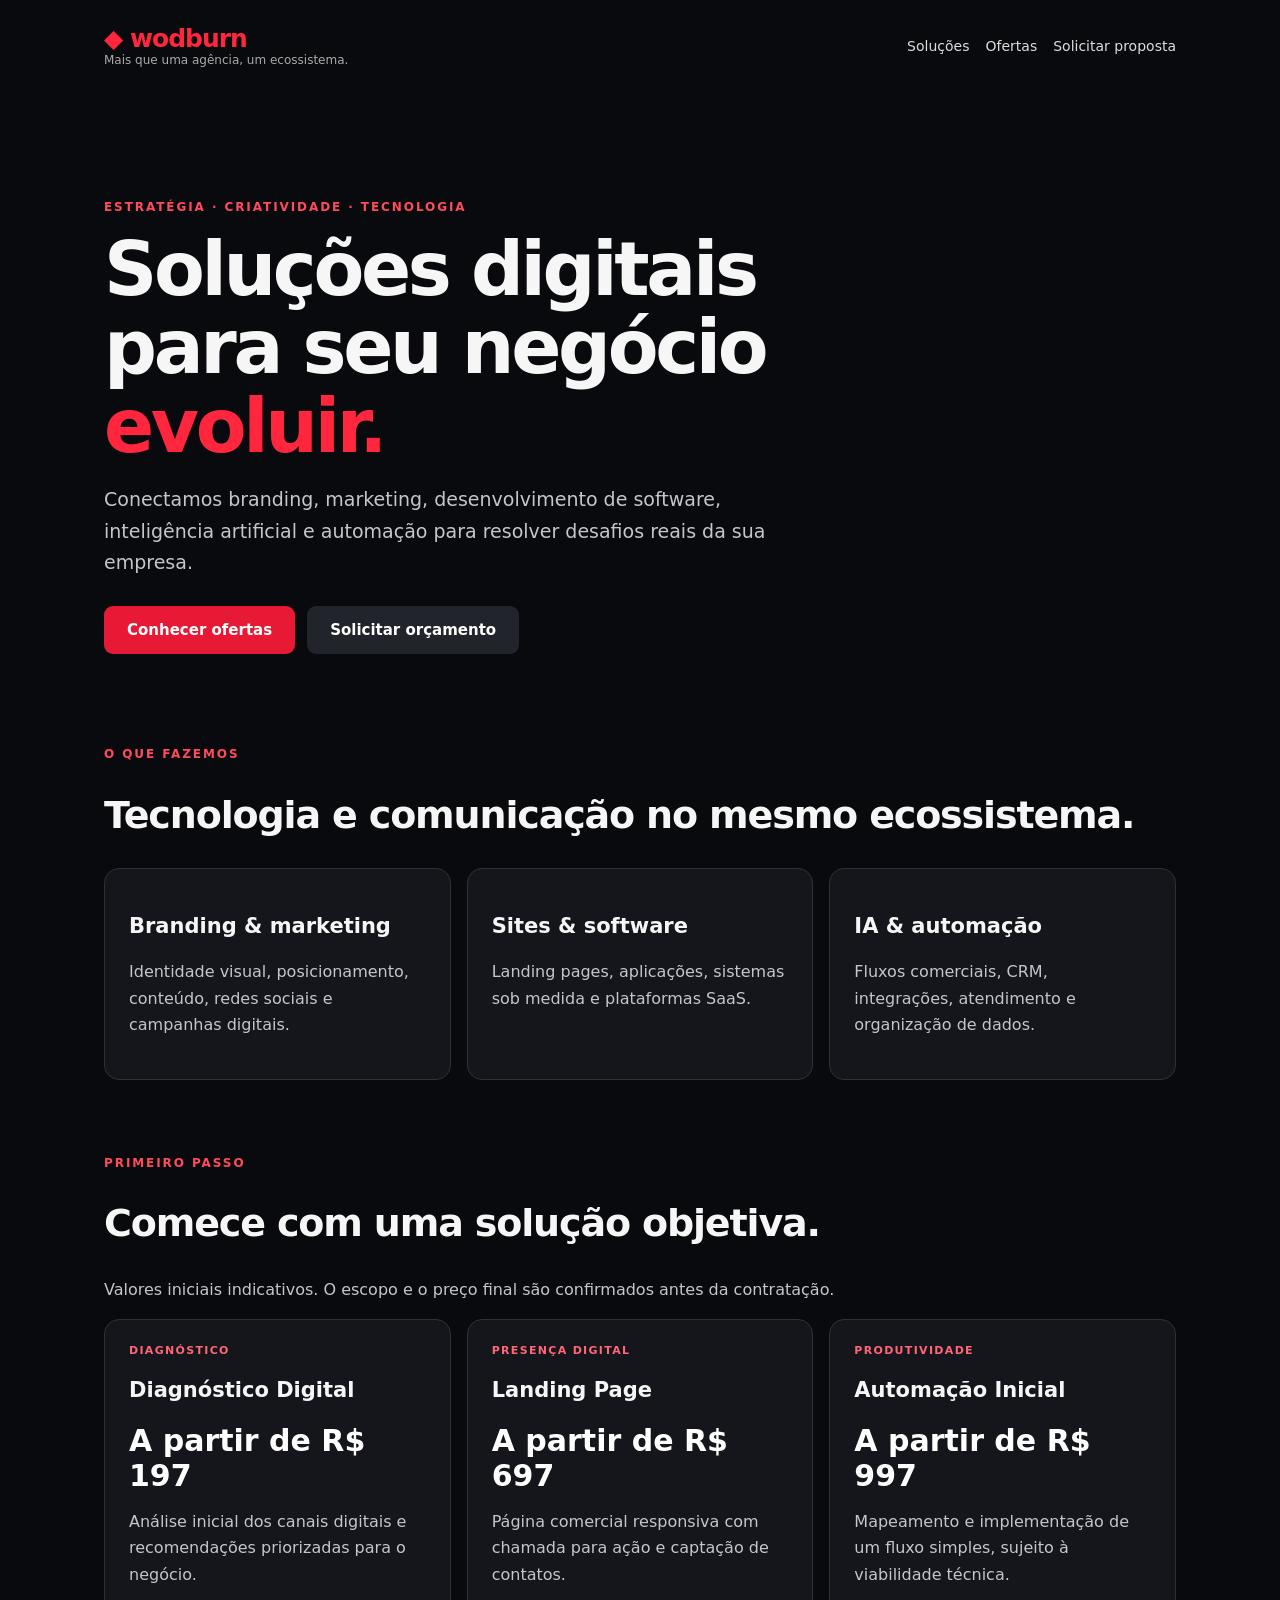
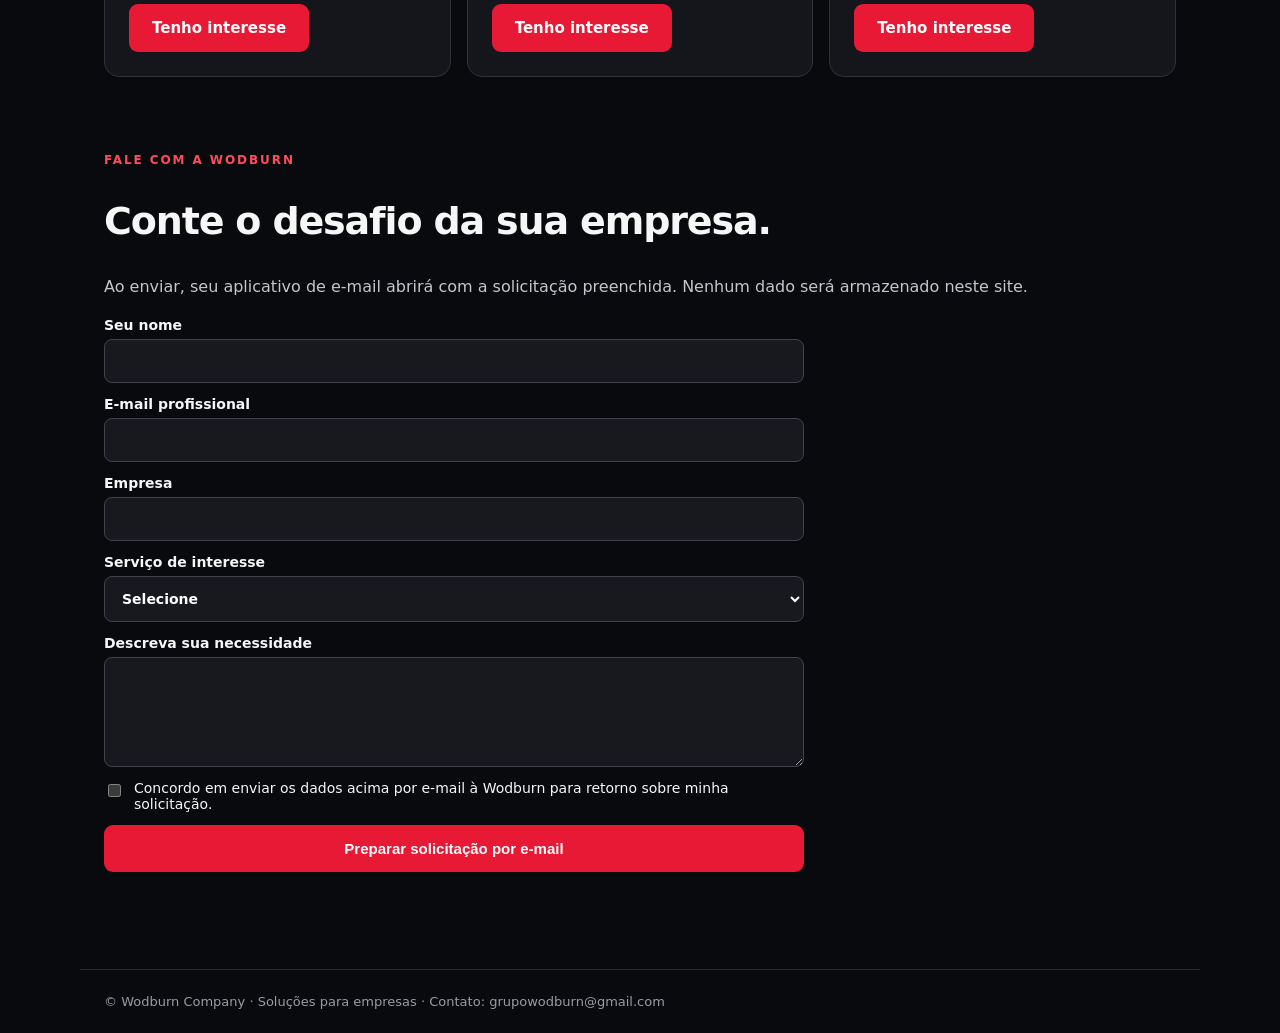
<file: vendas.html>
<!doctype html>
<html lang="pt-BR"><head><meta charset="utf-8"><meta name="viewport" content="width=device-width,initial-scale=1">
<meta name="description" content="Wodburn Company: branding, marketing, sites, software, inteligência artificial e automação para empresas. Solicite um diagnóstico ou orçamento.">
<title>Soluções para empresas | Wodburn Company</title>
<style>
:root{color-scheme:dark;font-family:Inter,system-ui,-apple-system,Segoe UI,sans-serif;background:#090a0d;color:#f6f6f7}*{box-sizing:border-box}body{margin:0}a{color:inherit}header,main,footer{max-width:1120px;margin:auto;padding:24px}header{display:flex;align-items:center;justify-content:space-between;gap:12px}.logo{font-size:25px;font-weight:900;color:#ff263d;letter-spacing:-1px}.logo span{font-size:12px;display:block;color:#aaa;letter-spacing:0;font-weight:400}nav a{font-size:14px;margin-left:16px;text-decoration:none;color:#ddd}.hero{padding:85px 0 55px;max-width:850px}.eyebrow{color:#ff4b5c;font-weight:800;letter-spacing:.16em;font-size:12px;text-transform:uppercase}h1{font-size:clamp(38px,6vw,74px);line-height:1.06;letter-spacing:-.045em;margin:16px 0}h1 em{font-style:normal;color:#ff263d}p{line-height:1.65;color:#c5c6cd}.lead{font-size:19px;max-width:670px}.btn{display:inline-block;border:0;border-radius:9px;background:#e71934;color:white;text-decoration:none;padding:15px 23px;font-size:15px;font-weight:800;cursor:pointer}.btn:hover{background:#ff354b}.ghost{background:#22242b}.actions{display:flex;gap:12px;flex-wrap:wrap;margin-top:28px}section{padding:38px 0}h2{font-size:clamp(26px,4vw,38px);letter-spacing:-.03em}.grid{display:grid;grid-template-columns:repeat(3,minmax(0,1fr));gap:16px}.card{background:#15161c;border:1px solid #303139;border-radius:15px;padding:24px}.card h3{font-size:21px}.price{font-size:30px;font-weight:900;color:#fff}.muted{font-size:13px;color:#a5a6b0}.tag{font-size:11px;color:#ff6677;text-transform:uppercase;font-weight:800;letter-spacing:.12em}form{max-width:700px;display:grid;gap:13px}label{display:grid;gap:6px;font-weight:600;font-size:14px}input,select,textarea{width:100%;padding:13px;border:1px solid #41434d;border-radius:8px;background:#17191f;color:#fff;font:inherit}textarea{min-height:110px}footer{color:#9a9ba4;font-size:13px;border-top:1px solid #292b32}#status{min-height:1.4em;color:#e7e7e7}@media(max-width:750px){.grid{grid-template-columns:1fr}header{align-items:flex-start}nav{display:flex;flex-direction:column;gap:7px}nav a{margin:0}.hero{padding:50px 0 20px}}
</style></head><body>
<header><div class="logo">◆ wodburn<span>Mais que uma agência, um ecossistema.</span></div><nav><a href="#servicos">Soluções</a><a href="#ofertas">Ofertas</a><a href="#contato">Solicitar proposta</a></nav></header>
<main><div class="hero"><div class="eyebrow">Estratégia · Criatividade · Tecnologia</div><h1>Soluções digitais para seu negócio <em>evoluir.</em></h1><p class="lead">Conectamos branding, marketing, desenvolvimento de software, inteligência artificial e automação para resolver desafios reais da sua empresa.</p><div class="actions"><a class="btn" href="#ofertas">Conhecer ofertas</a><a class="btn ghost" href="#contato">Solicitar orçamento</a></div></div>
<section id="servicos"><div class="eyebrow">O que fazemos</div><h2>Tecnologia e comunicação no mesmo ecossistema.</h2><div class="grid">
<div class="card"><h3>Branding & marketing</h3><p>Identidade visual, posicionamento, conteúdo, redes sociais e campanhas digitais.</p></div>
<div class="card"><h3>Sites & software</h3><p>Landing pages, aplicações, sistemas sob medida e plataformas SaaS.</p></div>
<div class="card"><h3>IA & automação</h3><p>Fluxos comerciais, CRM, integrações, atendimento e organização de dados.</p></div>
</div></section>
<section id="ofertas"><div class="eyebrow">Primeiro passo</div><h2>Comece com uma solução objetiva.</h2><p>Valores iniciais indicativos. O escopo e o preço final são confirmados antes da contratação.</p><div class="grid">
<div class="card"><div class="tag">Diagnóstico</div><h3>Diagnóstico Digital</h3><div class="price">A partir de R$ 197</div><p>Análise inicial dos canais digitais e recomendações priorizadas para o negócio.</p><a class="btn" href="#contato" data-service="Diagnóstico Digital">Tenho interesse</a></div>
<div class="card"><div class="tag">Presença digital</div><h3>Landing Page</h3><div class="price">A partir de R$ 697</div><p>Página comercial responsiva com chamada para ação e captação de contatos.</p><a class="btn" href="#contato" data-service="Landing Page">Tenho interesse</a></div>
<div class="card"><div class="tag">Produtividade</div><h3>Automação Inicial</h3><div class="price">A partir de R$ 997</div><p>Mapeamento e implementação de um fluxo simples, sujeito à viabilidade técnica.</p><a class="btn" href="#contato" data-service="Automação Inicial">Tenho interesse</a></div>
</div></section>
<section id="contato"><div class="eyebrow">Fale com a Wodburn</div><h2>Conte o desafio da sua empresa.</h2><p>Ao enviar, seu aplicativo de e-mail abrirá com a solicitação preenchida. Nenhum dado será armazenado neste site.</p>
<form id="leadForm"><label>Seu nome<input name="nome" maxlength="100" required autocomplete="name"></label><label>E-mail profissional<input name="email" type="email" maxlength="180" required autocomplete="email"></label><label>Empresa<input name="empresa" maxlength="120" required></label><label>Serviço de interesse<select name="servico" id="servico" required><option value="">Selecione</option><option>Diagnóstico Digital</option><option>Landing Page</option><option>Automação Inicial</option><option>Branding e marketing</option><option>Software e SaaS</option><option>Outro serviço</option></select></label><label>Descreva sua necessidade<textarea name="mensagem" maxlength="2000" required></textarea></label><label style="display:flex;align-items:start;gap:10px;font-weight:400"><input type="checkbox" required style="width:auto;margin-top:4px">Concordo em enviar os dados acima por e-mail à Wodburn para retorno sobre minha solicitação.</label><button class="btn" type="submit">Preparar solicitação por e-mail</button><div id="status" role="status" aria-live="polite"></div></form>
</section></main><footer>© Wodburn Company · Soluções para empresas · Contato: grupowodburn@gmail.com</footer>
<script>
document.querySelectorAll('[data-service]').forEach(el=>el.addEventListener('click',()=>document.getElementById('servico').value=el.dataset.service));
document.getElementById('leadForm').addEventListener('submit',e=>{e.preventDefault();const d=new FormData(e.currentTarget);const body=['Nome: '+d.get('nome'),'E-mail: '+d.get('email'),'Empresa: '+d.get('empresa'),'Serviço: '+d.get('servico'),'Necessidade: '+d.get('mensagem')].join('\n');const url='mailto:grupowodburn@gmail.com?subject='+encodeURIComponent('Solicitação comercial Wodburn - '+d.get('servico'))+'&body='+encodeURIComponent(body);document.getElementById('status').textContent='Seu aplicativo de e-mail será aberto. Confira e clique em Enviar para concluir a solicitação.';window.location.href=url});
</script></body></html>
</file>
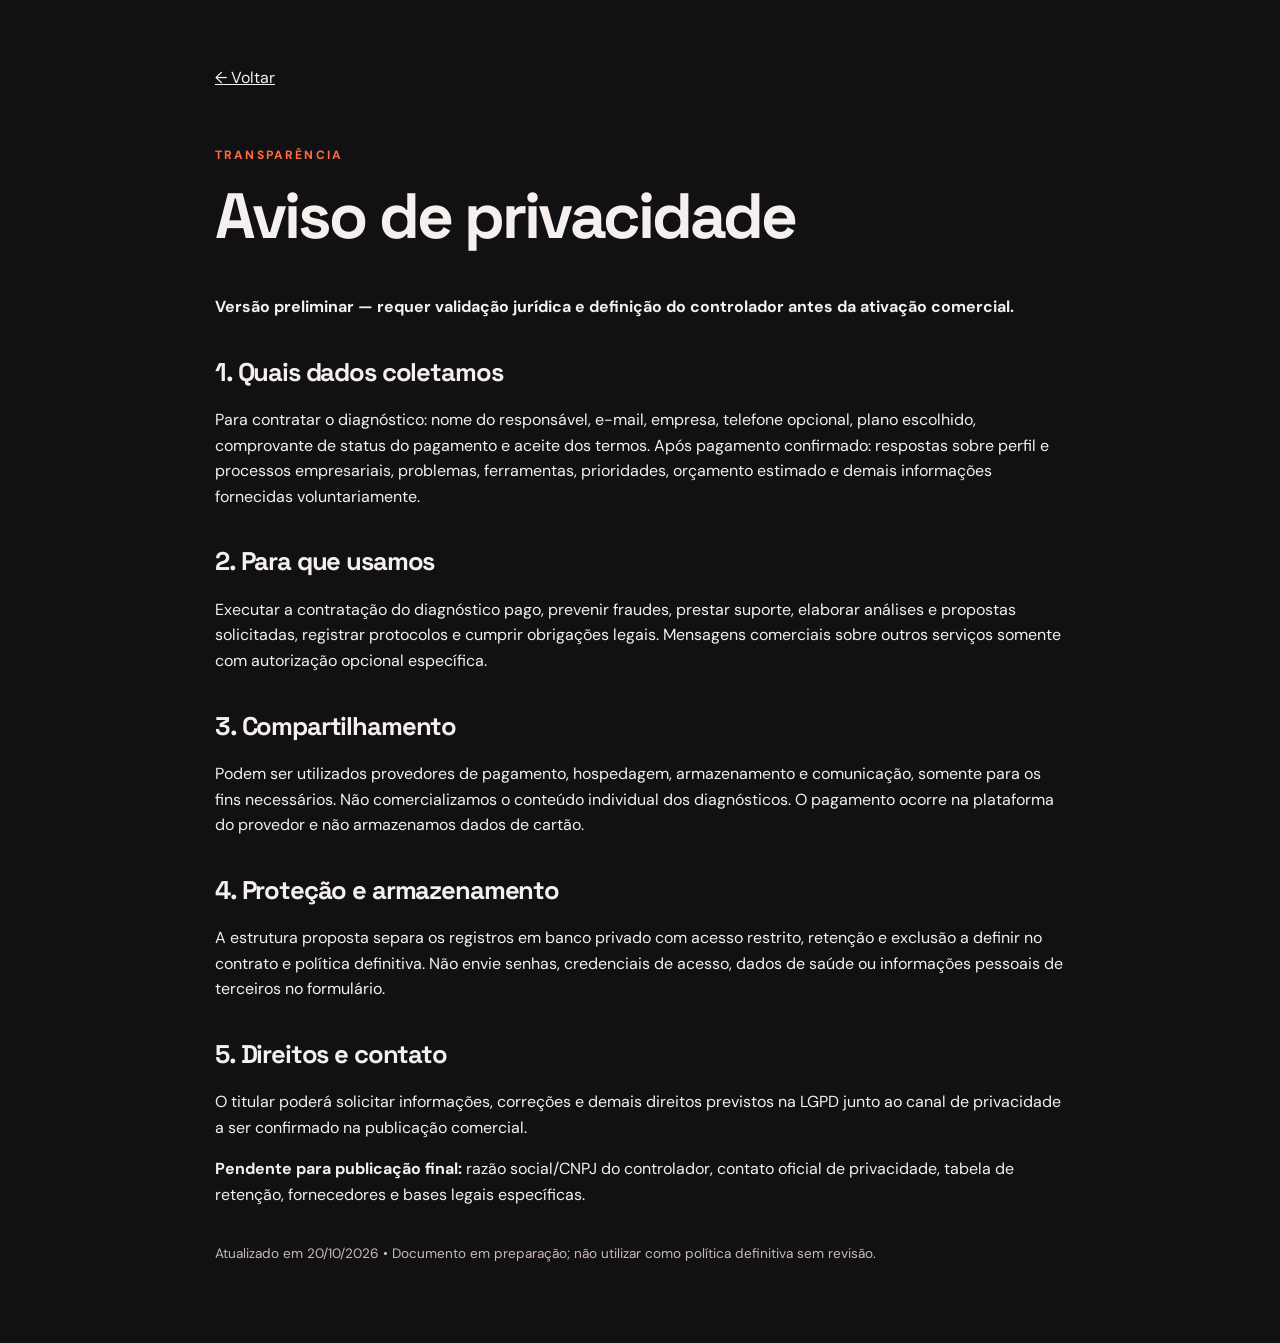
<file: goburn/privacidade.html>
<!doctype html><html lang="pt-BR"><head><meta charset="utf-8"><meta name="viewport" content="width=device-width,initial-scale=1"><title>GO BURN | Privacidade</title><link rel="stylesheet" href="./styles.css"></head><body><main class="wrap" style="max-width:850px;padding:65px 0"><a href="./">← Voltar</a><p class="tag" style="margin-top:55px">TRANSPARÊNCIA</p><h1 style="font-size:clamp(2.4rem,6vw,4rem)">Aviso de privacidade</h1><p><strong>Versão preliminar — requer validação jurídica e definição do controlador antes da ativação comercial.</strong></p><h2 style="font-size:1.6rem;margin-top:38px">1. Quais dados coletamos</h2><p>Para contratar o diagnóstico: nome do responsável, e-mail, empresa, telefone opcional, plano escolhido, comprovante de status do pagamento e aceite dos termos. Após pagamento confirmado: respostas sobre perfil e processos empresariais, problemas, ferramentas, prioridades, orçamento estimado e demais informações fornecidas voluntariamente.</p><h2 style="font-size:1.6rem;margin-top:38px">2. Para que usamos</h2><p>Executar a contratação do diagnóstico pago, prevenir fraudes, prestar suporte, elaborar análises e propostas solicitadas, registrar protocolos e cumprir obrigações legais. Mensagens comerciais sobre outros serviços somente com autorização opcional específica.</p><h2 style="font-size:1.6rem;margin-top:38px">3. Compartilhamento</h2><p>Podem ser utilizados provedores de pagamento, hospedagem, armazenamento e comunicação, somente para os fins necessários. Não comercializamos o conteúdo individual dos diagnósticos. O pagamento ocorre na plataforma do provedor e não armazenamos dados de cartão.</p><h2 style="font-size:1.6rem;margin-top:38px">4. Proteção e armazenamento</h2><p>A estrutura proposta separa os registros em banco privado com acesso restrito, retenção e exclusão a definir no contrato e política definitiva. Não envie senhas, credenciais de acesso, dados de saúde ou informações pessoais de terceiros no formulário.</p><h2 style="font-size:1.6rem;margin-top:38px">5. Direitos e contato</h2><p>O titular poderá solicitar informações, correções e demais direitos previstos na LGPD junto ao canal de privacidade a ser confirmado na publicação comercial.</p><p><strong>Pendente para publicação final:</strong> razão social/CNPJ do controlador, contato oficial de privacidade, tabela de retenção, fornecedores e bases legais específicas.</p><p style="color:#cbbab1;font-size:.85rem;margin-top:35px">Atualizado em 20/10/2026 • Documento em preparação; não utilizar como política definitiva sem revisão.</p></main></body></html>
</file>
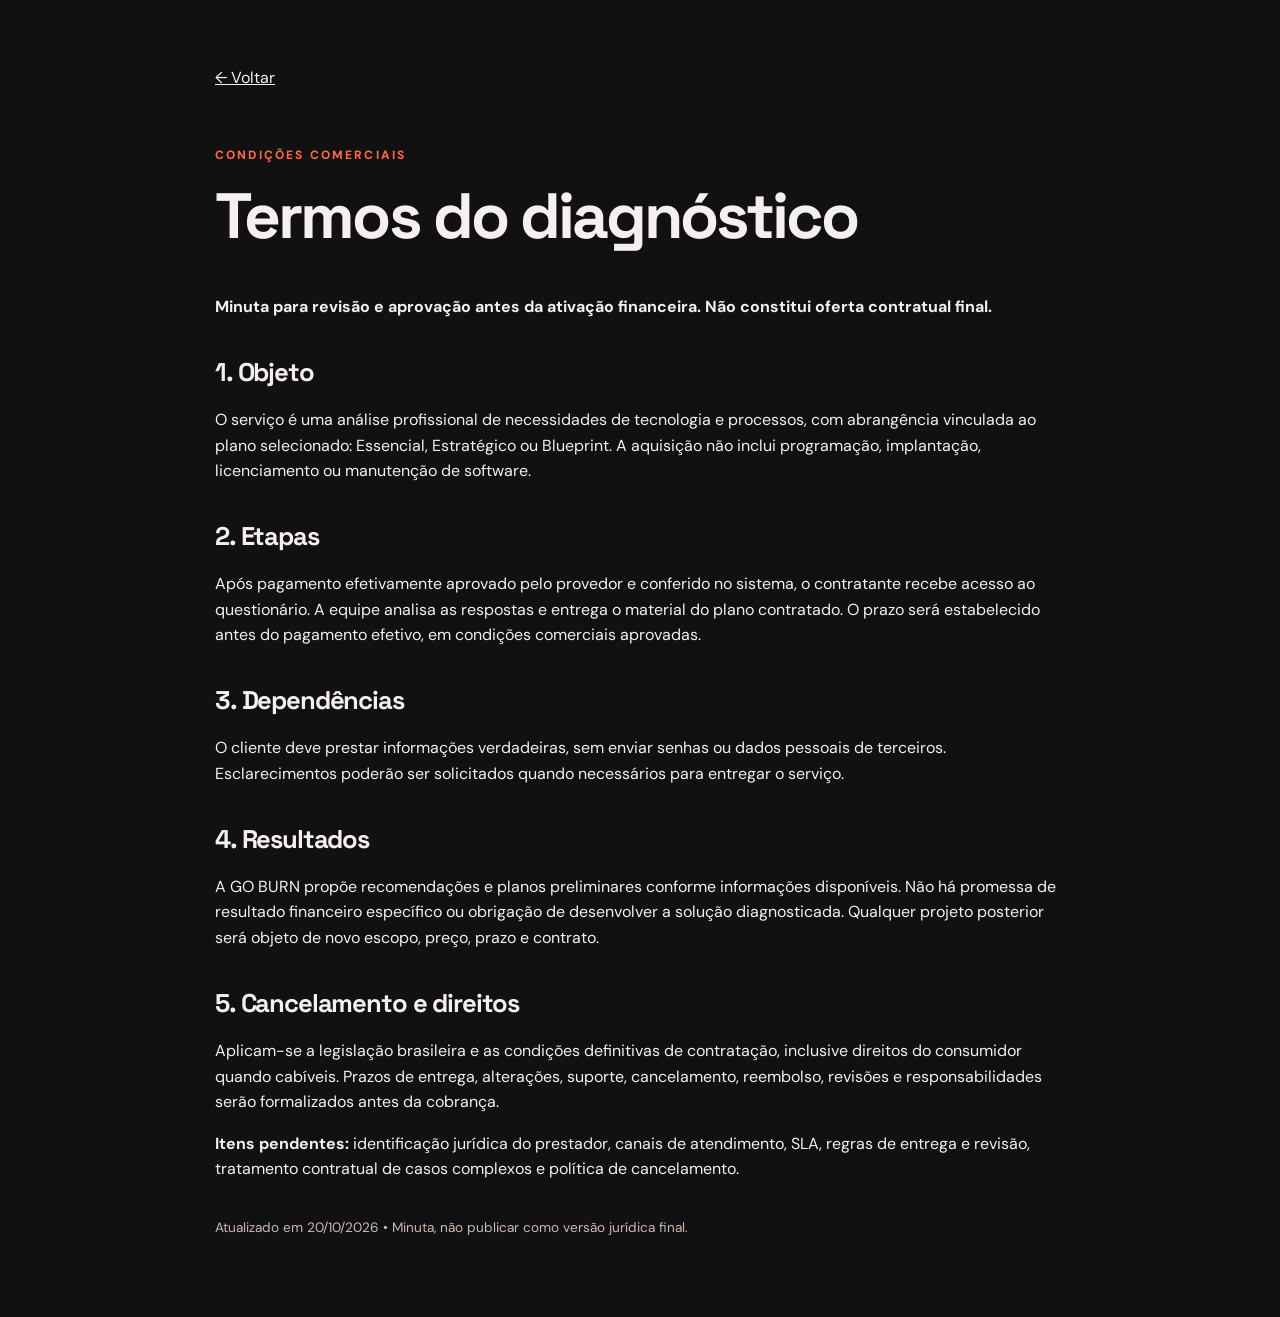
<file: goburn/termos.html>
<!doctype html><html lang="pt-BR"><head><meta charset="utf-8"><meta name="viewport" content="width=device-width,initial-scale=1"><title>GO BURN | Termos</title><link rel="stylesheet" href="./styles.css"></head><body><main class="wrap" style="max-width:850px;padding:65px 0"><a href="./">← Voltar</a><p class="tag" style="margin-top:55px">CONDIÇÕES COMERCIAIS</p><h1 style="font-size:clamp(2.4rem,6vw,4rem)">Termos do diagnóstico</h1><p><strong>Minuta para revisão e aprovação antes da ativação financeira. Não constitui oferta contratual final.</strong></p><h2 style="font-size:1.6rem;margin-top:38px">1. Objeto</h2><p>O serviço é uma análise profissional de necessidades de tecnologia e processos, com abrangência vinculada ao plano selecionado: Essencial, Estratégico ou Blueprint. A aquisição não inclui programação, implantação, licenciamento ou manutenção de software.</p><h2 style="font-size:1.6rem;margin-top:38px">2. Etapas</h2><p>Após pagamento efetivamente aprovado pelo provedor e conferido no sistema, o contratante recebe acesso ao questionário. A equipe analisa as respostas e entrega o material do plano contratado. O prazo será estabelecido antes do pagamento efetivo, em condições comerciais aprovadas.</p><h2 style="font-size:1.6rem;margin-top:38px">3. Dependências</h2><p>O cliente deve prestar informações verdadeiras, sem enviar senhas ou dados pessoais de terceiros. Esclarecimentos poderão ser solicitados quando necessários para entregar o serviço.</p><h2 style="font-size:1.6rem;margin-top:38px">4. Resultados</h2><p>A GO BURN propõe recomendações e planos preliminares conforme informações disponíveis. Não há promessa de resultado financeiro específico ou obrigação de desenvolver a solução diagnosticada. Qualquer projeto posterior será objeto de novo escopo, preço, prazo e contrato.</p><h2 style="font-size:1.6rem;margin-top:38px">5. Cancelamento e direitos</h2><p>Aplicam-se a legislação brasileira e as condições definitivas de contratação, inclusive direitos do consumidor quando cabíveis. Prazos de entrega, alterações, suporte, cancelamento, reembolso, revisões e responsabilidades serão formalizados antes da cobrança.</p><p><strong>Itens pendentes:</strong> identificação jurídica do prestador, canais de atendimento, SLA, regras de entrega e revisão, tratamento contratual de casos complexos e política de cancelamento.</p><p style="color:#cbbab1;font-size:.85rem;margin-top:35px">Atualizado em 20/10/2026 • Minuta, não publicar como versão jurídica final.</p></main></body></html>
</file>
<file: goburn/styles.css>
@import url('https://fonts.googleapis.com/css2?family=DM+Sans:wght@400;500;600;700;800&family=Space+Grotesk:wght@400;500;600;700&display=swap');
:root{--bg:#111013;--panel:#1b191c;--panel2:#221e20;--accent:#ff693d;--accent2:#ffa277;--fg:#f5f0ed;--muted:#a8a0a0;--border:#383235;--paper:#f5f0ec;--ink:#221e1d}*{box-sizing:border-box}html{scroll-behavior:smooth}body{margin:0;background:var(--bg);color:var(--fg);font-family:'DM Sans',system-ui,sans-serif;line-height:1.6}h1,h2,h3,p{margin-top:0}h1,h2,h3{font-family:'Space Grotesk',sans-serif;line-height:1.1;letter-spacing:-.045em}h1{font-size:clamp(3.4rem,6.2vw,6rem);max-width:800px}h2{font-size:clamp(2.4rem,4.1vw,4.3rem)}h3{font-size:1.5rem}em{font-style:normal;color:var(--accent)}a{color:inherit}button,input,textarea,select{font:inherit}button,a{touch-action:manipulation}button{cursor:pointer}button:disabled{opacity:.55;cursor:not-allowed}a:focus-visible,button:focus-visible,input:focus-visible,select:focus-visible,textarea:focus-visible,summary:focus-visible{outline:3px solid var(--accent2);outline-offset:4px}.wrap{width:min(1220px,calc(100% - 48px));margin:auto}.skip{position:absolute;left:-999px;z-index:99}.skip:focus{left:20px;top:20px;background:white;color:black;padding:12px}.header{background:#111013eF;position:sticky;top:0;z-index:20;backdrop-filter:blur(18px);border-bottom:1px solid #ffffff18}.head{display:flex;align-items:center;gap:30px;min-height:84px}.brand{display:inline-flex;align-items:center;gap:13px;font-size:1.35rem;font-weight:800;letter-spacing:-.065em;text-decoration:none;font-family:'Space Grotesk',sans-serif;line-height:1}.burn{color:var(--accent)}.brand small{font:600 .56rem 'DM Sans',sans-serif;letter-spacing:.22em;display:block;margin-top:7px;color:#c6b8b3}.mark{width:43px;height:43px;border:1px solid #fd7f5670;color:var(--accent);display:grid;place-items:center;font-size:1.7rem;border-radius:12px;background:#f56c3716}.head nav{margin-left:auto;display:flex;gap:30px}.head nav a,.head-cta{color:#d3c9c5;text-decoration:none;font-weight:700;font-size:.83rem}.head nav a:hover{color:white}.head-cta{background:#fff;border-radius:8px;padding:12px 19px;color:#211b1b;font-weight:800}.hero{overflow:hidden;background:radial-gradient(ellipse at 83% 55%,#42231e 0,transparent 42%)}.hero-grid{display:grid;grid-template-columns:minmax(0,1.22fr) minmax(340px,.78fr);gap:48px;align-items:center;padding:100px 0 110px}.eyebrow,.tag{color:var(--accent);font-size:.75rem;letter-spacing:.18em;font-weight:800}.eyebrow{display:flex;align-items:center;gap:14px;margin-bottom:34px}.pulse{height:8px;width:8px;border-radius:100%;background:var(--accent);box-shadow:0 0 20px var(--accent)}.hero h1{margin:0 0 28px}.intro{max-width:635px;font-size:1.07rem;color:#b8aeae;line-height:1.82}.hero-actions{display:flex;flex-wrap:wrap;gap:14px;margin-top:38px}.primary,.secondary{display:inline-flex;align-items:center;justify-content:space-between;gap:24px;border-radius:10px;padding:15px 23px;font-weight:800;text-decoration:none;border:1px solid transparent;min-height:54px;font-size:.92rem}.primary{background:var(--accent);color:#130f0f}.primary:hover,.buy:hover{background:#ff835c}.secondary{color:var(--fg);border-color:#65504a;background:transparent}.secondary:hover{border-color:var(--accent2)}.hero-proof{display:flex;flex-wrap:wrap;gap:12px 24px;margin-top:40px;color:#bcb1af;font-size:.76rem}.hero-proof span:before{content:"✓";color:var(--accent);font-weight:bold;margin-right:8px}.hero-graphic{position:relative;min-height:520px;background:linear-gradient(145deg,#292125,#150f14);border:1px solid #614037;border-radius:24px;overflow:hidden;box-shadow:0 50px 110px #0006}.graph-grid{position:absolute;inset:0;background-image:linear-gradient(#ab655d1b 1px,transparent 1px),linear-gradient(90deg,#ab655d1b 1px,transparent 1px);background-size:42px 42px;mask-image:radial-gradient(circle,#000 25%,transparent 75%)}.graphic-overline{position:absolute;top:30px;left:30px;color:#b5a2a0;font-size:.64rem;letter-spacing:.14em}.orbit{position:absolute;left:50%;top:50%;transform:translate(-50%,-50%);border:1px solid #ff7f5340;border-radius:50%}.orbit-1{width:77%;aspect-ratio:1}.orbit-2{width:58%;aspect-ratio:1}.orbit-3{width:38%;aspect-ratio:1}.orbit-2:after{content:"";position:absolute;top:14%;right:13%;width:10px;height:10px;border-radius:50%;background:var(--accent);box-shadow:0 0 25px var(--accent)}.fireglyph{position:absolute;left:50%;top:49%;transform:translate(-50%,-50%);font:700 clamp(8rem,16vw,12rem) 'Space Grotesk',sans-serif;letter-spacing:-.14em;text-shadow:0 0 110px #ff643d50}.fireglyph span{color:var(--accent)}.graph-bottom{position:absolute;bottom:28px;left:24px;right:24px;display:flex;justify-content:space-around;align-items:center;gap:5px;color:#d3b6b2;font-size:.64rem;letter-spacing:.1em;font-weight:800}.graph-bottom .arrow{color:var(--accent)}.section{padding:112px 0;scroll-margin-top:80px}.section-dark{background:#191619;border-top:1px solid #ffffff0b;border-bottom:1px solid #ffffff0b}.section-top{display:flex;justify-content:space-between;align-items:end;gap:38px}.section-top>p{max-width:360px;color:#aaa09f}.services{margin-top:50px;display:grid;grid-template-columns:repeat(3,minmax(0,1fr));gap:13px}.service{background:#221e21;border:1px solid var(--border);padding:33px;border-radius:12px;min-height:305px;transition:border-color .2s,transform .2s}.service:hover{border-color:#b96246;transform:translateY(-3px)}.service-num{font-size:.7rem;color:var(--accent2);font-weight:800;letter-spacing:.15em}.service-icon{font-size:2.4rem;color:var(--accent);margin:19px 0 21px}.service h3{margin:0 0 11px}.service p{color:#b6abab;font-size:.9rem;margin:0}.pricing{background:var(--paper);color:var(--ink)}.pricing .lead{color:#726665;max-width:790px;margin-bottom:48px;font-size:1.03rem}.plans{display:grid;grid-template-columns:repeat(3,minmax(0,1fr));gap:15px;align-items:stretch}.plan{position:relative;display:flex;flex-direction:column;border:1px solid #ddd1cb;border-radius:16px;background:white;padding:29px;box-shadow:0 8px 24px #1e141309}.plan.featured{background:#231b1b;color:white;border-color:var(--accent);box-shadow:0 14px 55px #ab4d342c}.plan-top{display:flex;justify-content:space-between;align-items:center;gap:9px;min-height:24px;color:#85685a;font-size:.68rem;font-weight:800;letter-spacing:.11em}.featured .plan-top{color:#ffad8d}.best{background:#ff6433;color:#171012;padding:5px 8px;border-radius:5px;font-size:.58rem}.plan h3{font-size:2rem;margin:29px 0 12px}.plan p{min-height:80px;color:#786d6a;font-size:.9rem}.featured p{color:#c6b9b4}.price{font:700 2.7rem 'Space Grotesk',sans-serif;letter-spacing:-.07em;margin:16px 0 22px;white-space:nowrap}.price small{font:500 .8rem 'DM Sans',sans-serif;letter-spacing:0;color:#897b76}.featured .price small{color:#b2a3a0}.plan ul{padding:23px 0 15px;list-style:none;border-top:1px solid #eadfd9;flex:1}.featured ul{border-color:#6e4a3b}.plan li{padding:7px 0 7px 25px;position:relative;font-size:.87rem}.plan li:before{content:"✓";position:absolute;left:0;color:#ed6034;font-weight:800}.buy{width:100%;margin-top:16px;background:#241e1d;color:white;border:0;padding:16px 18px;border-radius:8px;display:flex;justify-content:space-between;font-weight:800;text-align:left}.featured .buy{background:var(--accent);color:#1c1010}.notes{margin-top:22px;background:#e8ded8;border-radius:10px;padding:15px 22px;color:#615652;font-size:.81rem}.timeline{display:grid;grid-template-columns:repeat(5,minmax(0,1fr));gap:18px;margin-top:55px}.timeline>div{border-top:1px solid #6b4941;padding-top:20px}.timeline span{font:700 1.75rem 'Space Grotesk',sans-serif;color:var(--accent)}.timeline h3{font-size:1.16rem;margin:20px 0 8px}.timeline p{color:#b4a8a5;font-size:.84rem}.form-section{background:#161215}.form-wrap{max-width:930px}.gate,.success{margin-top:32px;background:#231e20;border:1px solid #593d38;border-radius:15px;padding:33px}.gate{display:grid;grid-template-columns:60px 1fr;gap:20px;align-items:start}.lock{width:58px;height:58px;display:grid;place-items:center;background:#462923;color:var(--accent);font-size:2rem;border-radius:12px}.gate p,.form-head p{color:#bcb1af}.gate h3{margin:3px 0 8px}.gate-actions{display:flex;flex-wrap:wrap;gap:11px;margin-top:18px}.slim{min-height:45px;padding:11px 18px}.hidden{display:none!important}.message{margin:14px 0 0;font-size:.86rem;min-height:0}.error{color:#ff9b83}.form-head{margin:30px 0 18px}.form-head h3{font-size:1.8rem}.progress{display:flex;gap:6px;margin-top:25px}.progress span{height:7px;flex:1;background:#54494a;border-radius:20px}.progress span.on{background:var(--accent)}.stage{margin:0;padding:31px;border:1px solid #604440;background:#231c20;border-radius:12px}.stage legend{font:700 1.15rem 'Space Grotesk',sans-serif;padding:0 8px}.stage label,.modal label{display:block;font-size:.83rem;color:#e4d7d4;font-weight:700;margin:18px 0}.stage input,.stage select,.stage textarea,.modal input{width:100%;background:#181418;border:1px solid #645252;border-radius:8px;padding:13px 14px;color:#fff;min-height:48px;margin-top:8px}.stage select{color-scheme:dark}.stage textarea{resize:vertical;min-height:115px}.two{display:grid;grid-template-columns:1fr 1fr;gap:18px}.form-nav{display:flex;justify-content:space-between;gap:12px;margin-top:22px}.check{display:flex!important;align-items:start;gap:9px;font-weight:500!important;line-height:1.6}.check input{width:18px!important;min-height:18px!important;margin:4px 0 0!important;flex:none;accent-color:var(--accent)}.check a{color:#ffaf98}.review-card{background:#171317;padding:18px;border:1px solid #59433b;border-radius:9px;font-size:.9rem}.review-card p{margin:0 0 12px}.review-card strong{color:var(--accent2)}.success{text-align:center;padding:54px 35px}.success-icon{font-size:3rem;color:#8ff5ae}.protocol{margin:23px auto;padding:18px;border:1px dashed #765046;max-width:400px}.faq{background:#f1eae5;color:#211c1d}.faq-grid{display:grid;grid-template-columns:1fr 1fr;gap:14px;margin-top:30px}.faq details{background:white;padding:21px 25px;border:1px solid #e2d5cf;border-radius:10px}.faq summary{cursor:pointer;font-weight:800}.faq p{margin:17px 0 0;color:#736766;font-size:.9rem}footer{padding:44px 0;background:#100e10;border-top:1px solid #ffffff15}.foot{display:flex;align-items:center;flex-wrap:wrap;justify-content:space-between;gap:18px}.foot>div{display:flex;gap:22px}.foot a{font-size:.8rem;text-decoration:none;color:#c1b8b4}.foot small{flex-basis:100%;color:#777074;font-size:.73rem}.modal{position:fixed;inset:0;z-index:50;background:#060505da;display:grid;place-items:center;overflow:auto;padding:22px}.modal-inner{width:min(500px,100%);background:#271f21;border:1px solid #956152;border-radius:16px;padding:29px;position:relative;max-height:calc(100vh - 40px);overflow-y:auto}.modal-inner h2{font-size:2.2rem}.modal-inner>p:not(.tag){color:#e0c4bd}.modal .close{position:absolute;right:20px;top:17px;background:transparent;border:0;color:white;font-size:2rem}.modal .block{width:100%;margin-top:20px}.modal .small{font-size:.73rem;color:#a99a97}.honey{position:absolute!important;left:-9999px}.tag{margin-bottom:16px}
@media(max-width:1050px){.hero-grid{grid-template-columns:1fr;padding:67px 0 80px}.hero-graphic{min-height:440px;max-width:640px}.services{grid-template-columns:repeat(2,1fr)}.plans{gap:10px}.plan{padding:19px}.price{font-size:2.2rem}.timeline{grid-template-columns:repeat(3,1fr)}}@media(max-width:720px){.wrap{width:calc(100% - 34px)}.head{min-height:70px}.head nav{display:none}.head-cta{margin-left:auto;font-size:.72rem;padding:10px}.hero-grid{padding:60px 0}.hero h1{font-size:clamp(2.75rem,11vw,4.4rem)}.hero-graphic{min-height:340px}.fireglyph{font-size:8.5rem}.section{padding:70px 0;scroll-margin-top:70px}.section-top{display:block}.services,.plans,.faq-grid{grid-template-columns:1fr}.service{min-height:0}.plan{padding:26px}.plan p{min-height:0}.timeline{grid-template-columns:1fr 1fr}.gate{grid-template-columns:1fr;padding:21px}.two{grid-template-columns:1fr;gap:0}.stage{padding:22px}.foot{align-items:start}.foot .brand{flex-basis:100%}.hero-proof{gap:11px}.graphic-overline{top:19px;left:18px}}@media(prefers-reduced-motion:reduce){html{scroll-behavior:auto}*{transition:none!important}}
</file>
